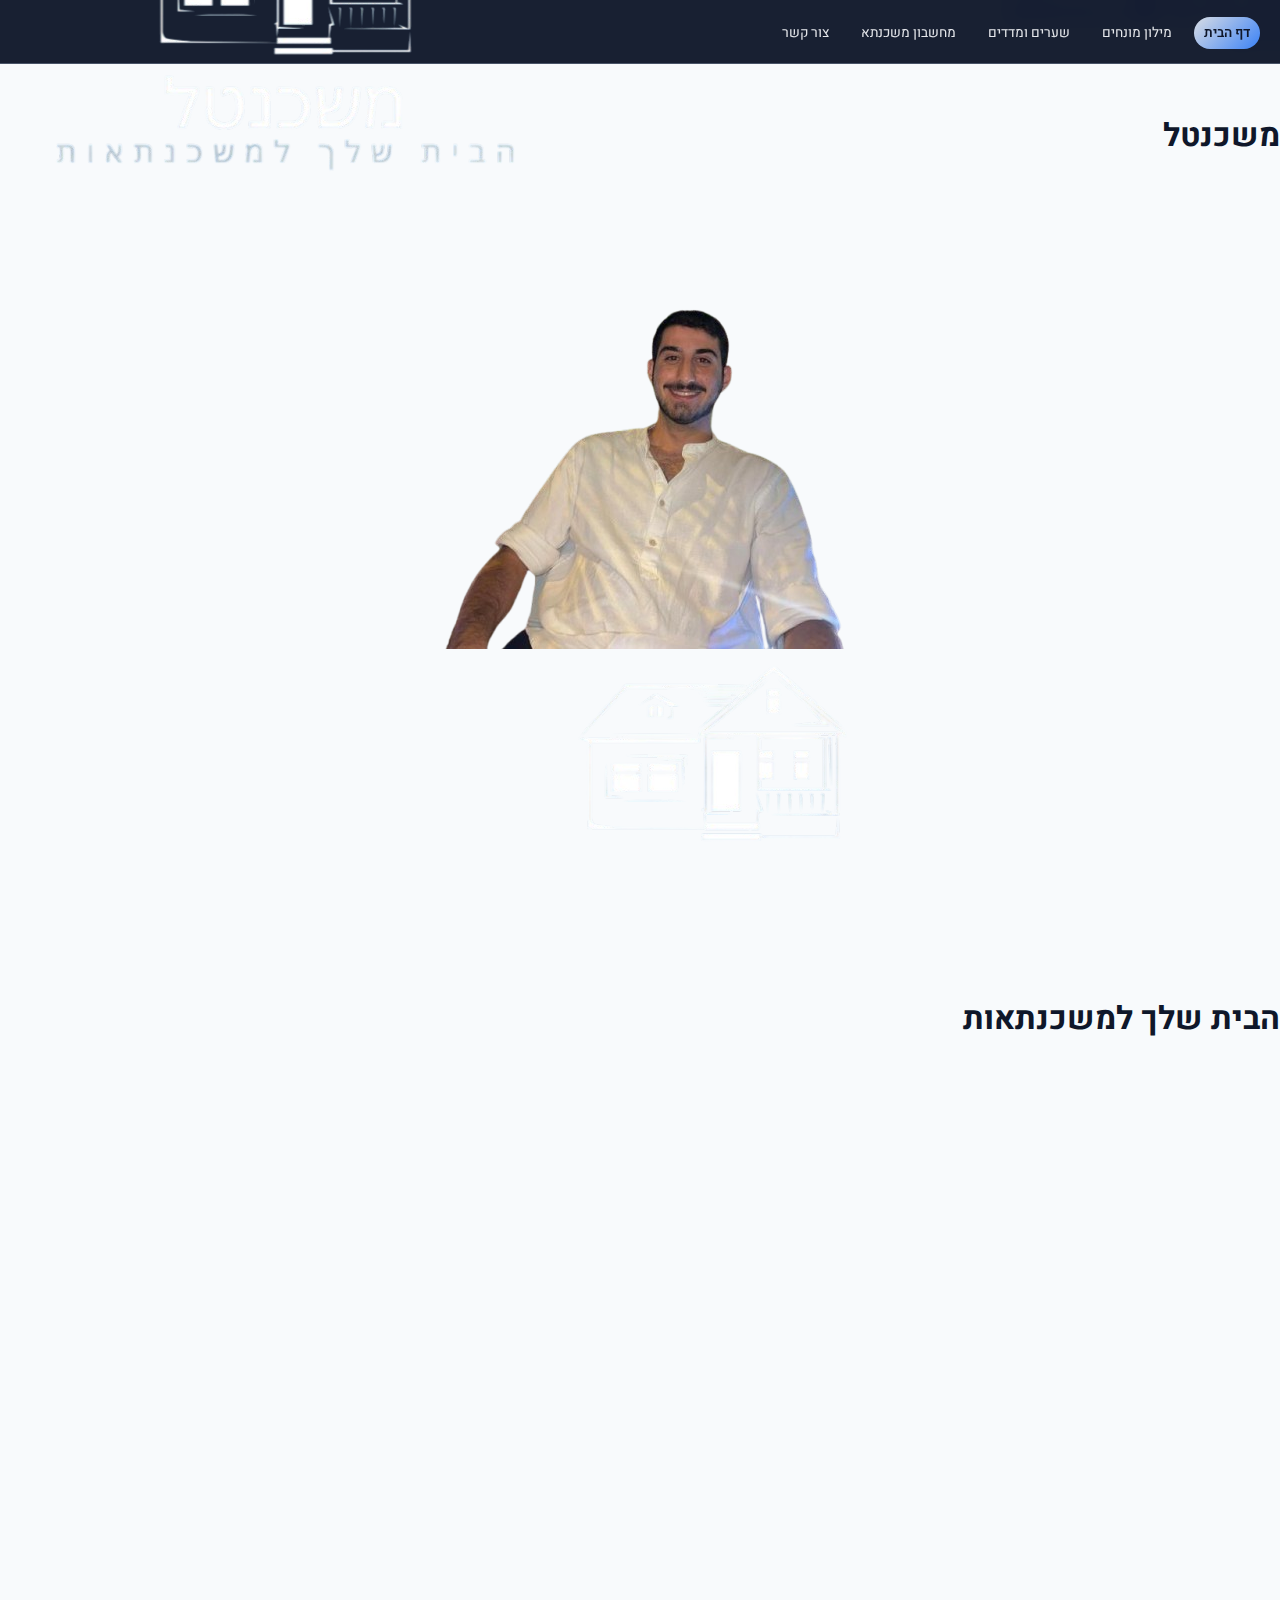
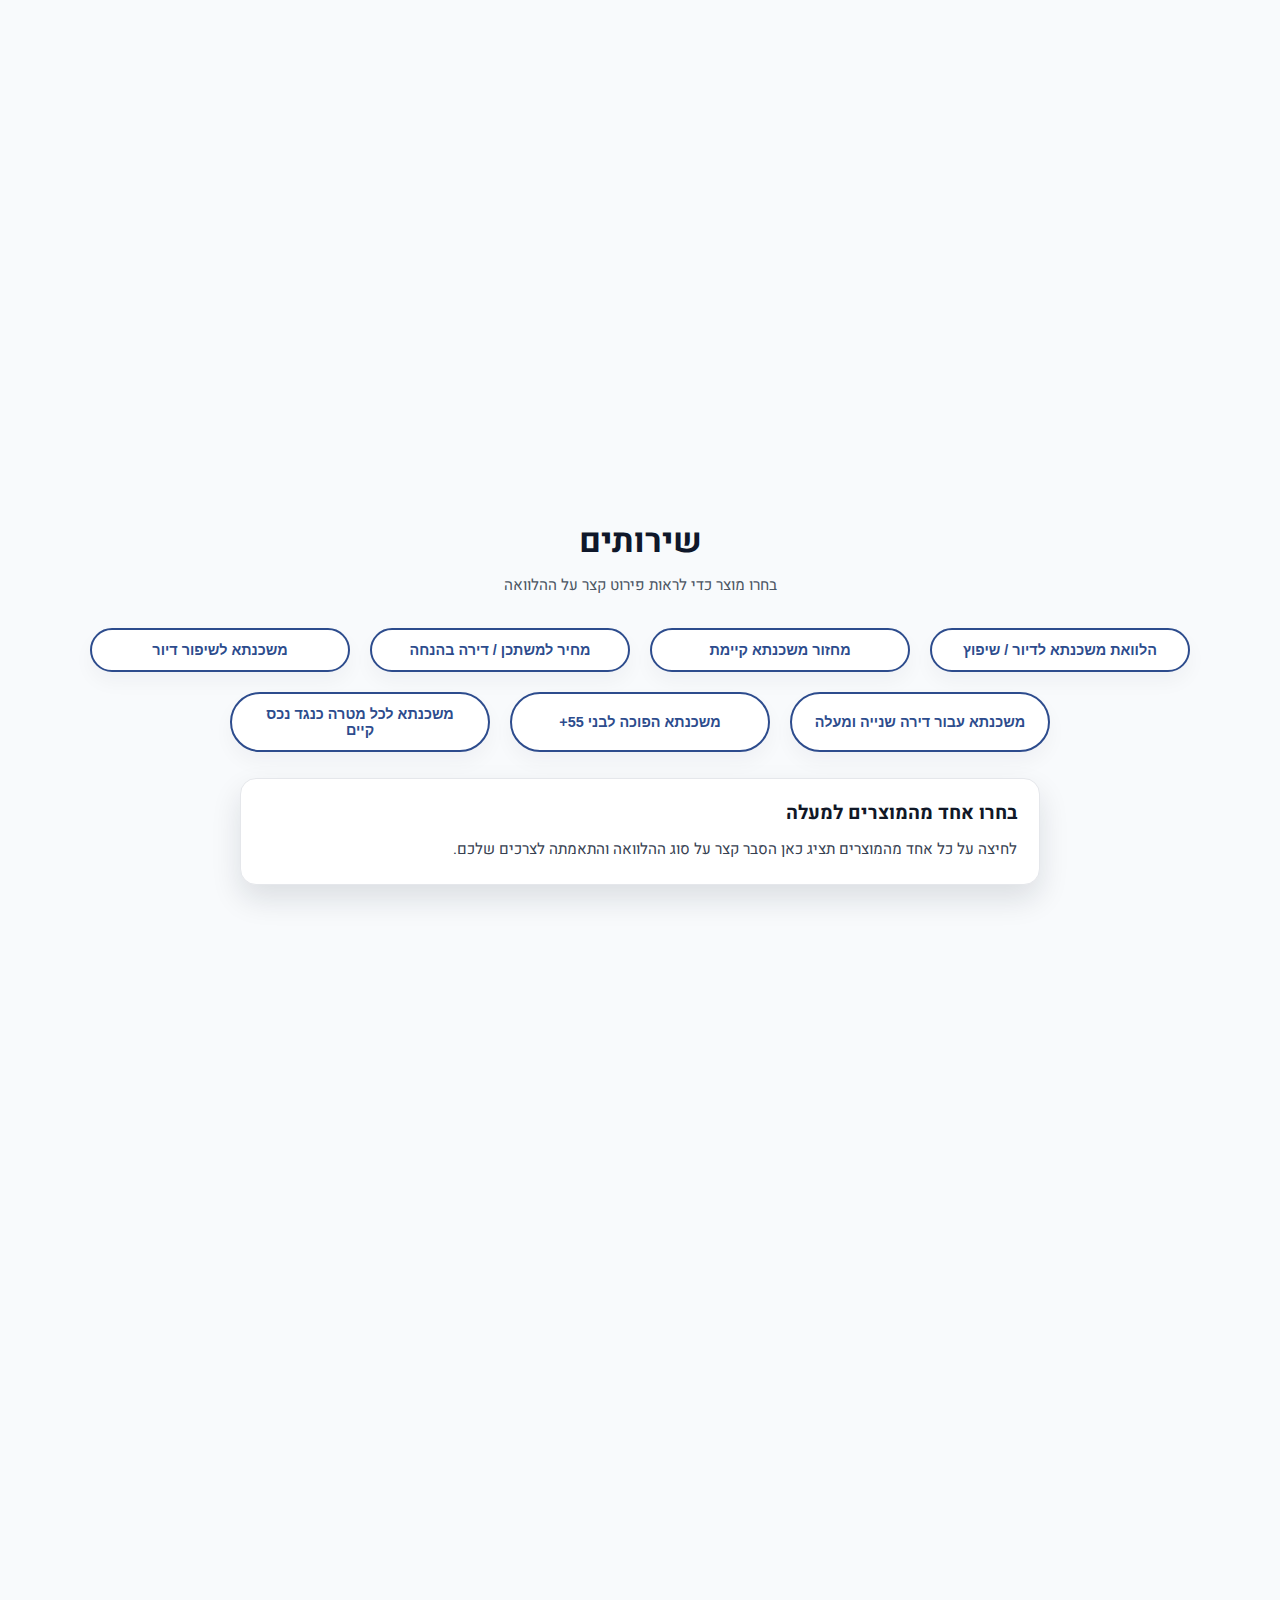
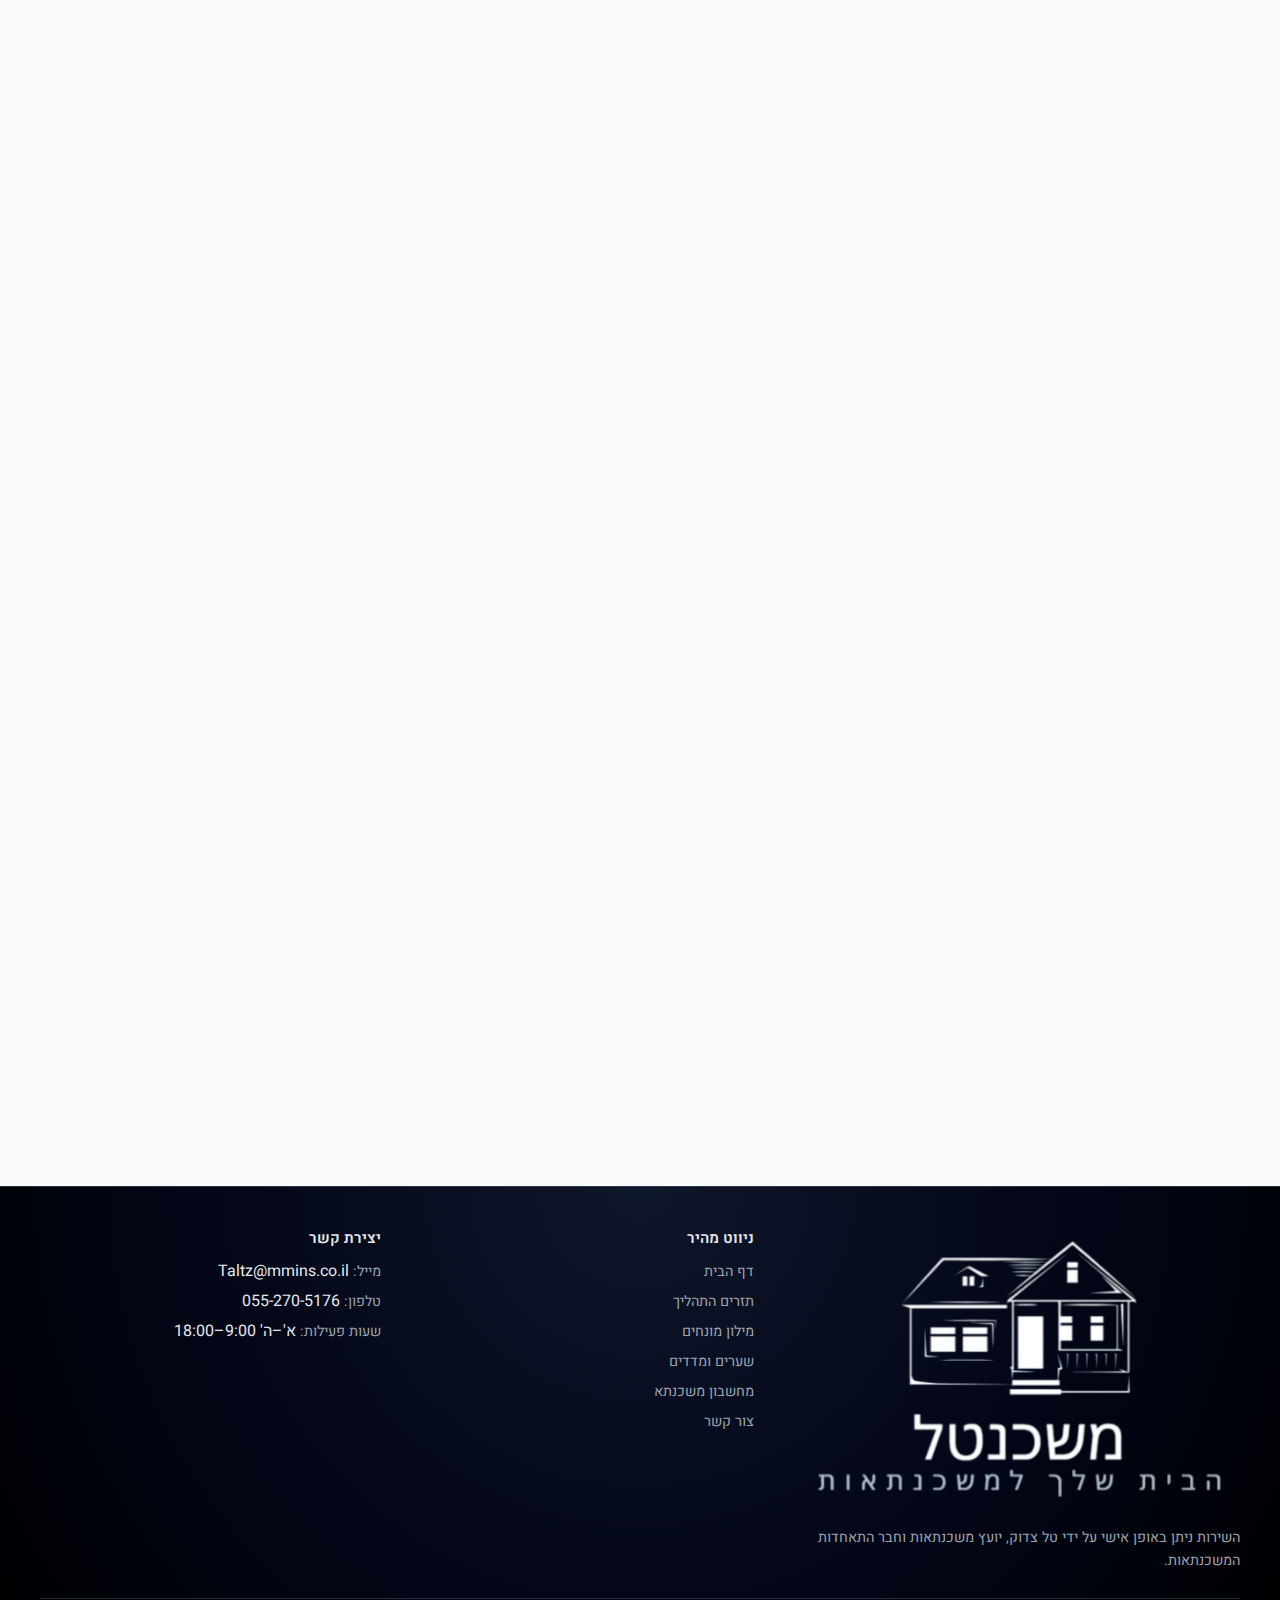
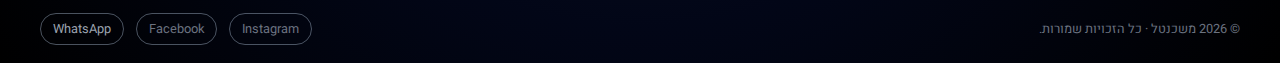
<file: index.html>
<!DOCTYPE html>
<html lang="he" dir="rtl">

<head>
  <meta charset="UTF-8" />
  <title>משכנטל – ייעוץ משכנתאות</title>
  <meta name="viewport" content="width=device-width, initial-scale=1.0" />

  <!-- <link rel="preconnect" href="https://fonts.googleapis.com" /> -->
  <!-- <link rel="preconnect" href="https://fonts.gstatic.com" crossorigin /> -->
  <link href="https://fonts.googleapis.com/css2?family=Heebo:wght@300;400;500;700&display=swap" rel="stylesheet" />
  <link rel="stylesheet" href="style.css" />
  <link rel="stylesheet" href="home.css" />
  <link rel="stylesheet" href="https://cdnjs.cloudflare.com/ajax/libs/font-awesome/6.5.0/css/all.min.css">
  <link rel="stylesheet" href="https://unpkg.com/aos@next/dist/aos.css" />


</head>

<body>
  <!-- ===== NAVBAR ===== -->
  <!-- ===== TOP CONTACT BAR ===== -->
  <div class="top-bar">
    <div class="top-bar-inner">

      <!-- Right: Contact info -->
      <div class="top-contact">
        <a href="tel:0552705176" class="top-link">
          <i class="fa-solid fa-phone"></i> 055-2705176
        </a>
        <span class="divider">|</span>
        <a href="mailto:Taltz@mmins.co.il" class="top-link">
          <i class="fa-solid fa-envelope"></i> Taltz@mmins.co.il
        </a>
      </div>

      <!-- Left: Social icons -->
      <div class="top-social">
        <a href="https://wa.me/972552705176" target="_blank" rel="noopener" class="icon-link">
          <i class="fa-brands fa-whatsapp"></i>
        </a>
        <a href="#" class="icon-link">
          <i class="fa-brands fa-instagram"></i>
        </a>
        <a href="#" class="icon-link">
          <i class="fa-brands fa-facebook"></i>
        </a>
      </div>

    </div>
  </div>

  <header class="navbar">

    <ul class="nav-links" id="navLinks">
      <li><a href="index.html" class="active">דף הבית</a></li>
      <li><a href="glossary.html">מילון מונחים</a></li>
      <li><a href="rates.html">שערים ומדדים</a></li>
      <li><a href="calculator.html">מחשבון משכנתא</a></li>
      <li><a href="contact.html">צור קשר</a></li>
    </ul>


    <button class="nav-toggle" id="navToggle" aria-label="תפריט">
      <div class="nav-toggle-bar"></div>
    </button>
    <a href="index.html"><img class="navbar_logo" src="logo.png" alt="logo"></a>
  </header>


  <!-- ===== MAIN ===== -->
  <main>
    <div class="siftah-headline">
      <h1 id="siftah_title">משכנטל</h1>
    </div>
    <!-- 
    <div class="headline-row top-headline">
      <h1 class="headline-text">
        הידעת שהמשכנתא זו ההלוואה הארוכה והיקרה ביותר של האדם הממוצע?
      </h1>
      <i class="fa-solid fa-lightbulb headline-icon"></i>
    </div> -->

    <!-- סקשן אמצעי -->
    <section class="siftah">
      <div class="siftah-inner">
        <div class="siftah-person">
          <img src="tal2.png" alt="tal tzadok" />
        </div>
        <div class="siftah-logo">
          <img src="log2.png" alt="logo" />
        </div>
      </div>
    </section>

    <!-- שורה תחתונה -->
    <!-- <div class="headline-row bottom-headline">
      <h1 class="headline-text">
        אך בעזרתנו ניתן לחסוך מאות אלפי שקלים על ידי תכנון, ייעוץ וליווי מותאם אישית
      </h1>
      <i class="fa-solid fa-bullseye headline-icon"></i>
    </div> -->

    <div class="siftah-headline">
      <h1 id="siftah_subtitle">הבית שלך למשכנתאות</h1>
    </div>


    <section id="about" class="about">
      <div id="about_text" data-aos="fade-up" data-aos-duration="800" data-aos-delay="200">
        <h2>מי אנחנו</h2>
        <p>
          אנו במשכנטל, ערים לכך שהלוואת המשכנתא היא מצד אחד הכרחית לרכישת דירה או למינוף נכס קיים, אך מצד שני זו
          ההתחייבות הפיננסית היקרה והארוכה ביותר לאורך חיי רובנו.
        </p>
        <p>
          לפיכך, אנו כאן מציעים את שירותינו על מנת לייעץ, לתכנן וללוות יחד איתכם את הלוואת המשכנתא והשלכותיה על
          חייכם על מנת מחד לשמור על האינטרסים שלכם כלווים ומאידך לשפר את ההתנהלות הפיננסית שלכם בחייכם.
        </p>
        <p>
          השירות ניתן באופן אישי על ידי טל צדוק, יועץ משכנתאות וחבר התאחדות המשכנתאות.
        </p>
      </div>
    </section>


    <section id="services" class="services-section">
      <div class="services-container">
        <h2 class="services-title">שירותים</h2>
        <p class="services-subtitle">בחרו מוצר כדי לראות פירוט קצר על ההלוואה</p>

        <div class="services-bubbles-grid">
          <button class="service-pill" data-product-id="p1">
            הלוואת משכנתא לדיור / שיפוץ
          </button>
          <button class="service-pill" data-product-id="p2">
            מחזור משכנתא קיימת
          </button>
          <button class="service-pill" data-product-id="p3">
            מחיר למשתכן / דירה בהנחה
          </button>
          <button class="service-pill" data-product-id="p4">
            משכנתא לשיפור דיור
          </button>
          <button class="service-pill" data-product-id="p5">
            משכנתא עבור דירה שנייה ומעלה
          </button>
          <button class="service-pill" data-product-id="p6">
            משכנתא הפוכה לבני 55+
          </button>
          <button class="service-pill" data-product-id="p7">
            משכנתא לכל מטרה כנגד נכס קיים
          </button>
        </div>

        <div class="service-details-card" id="serviceDetails">
          <h3 class="service-details-title" id="detailsTitle">
            בחרו אחד מהמוצרים למעלה
          </h3>
          <p class="service-details-text" id="detailsText">
            לחיצה על כל אחד מהמוצרים תציג כאן הסבר קצר על סוג ההלוואה והתאמתה לצרכים שלכם.
          </p>
        </div>
      </div>
    </section>

    <section id="process" class="timeline-section" data-aos="fade-in" data-aos-duration="800" data-aos-delay="200">
      <div class="timeline-container">
        <h2 class="timeline-title-main">תזרים התהליך</h2>
        <p class="timeline-subtitle">
          מעבר על השלבים המרכזיים בתהליך המשכנתא – מרגע ההיכרות ועד הליווי המתמשך.
        </p>

        <ul class="timeline">
          <li class="timeline-item active">
            <div class="timeline-dot">1</div>
            <div class="timeline-content">
              <h3 class="timeline-step-title">שיחת ייעוץ ראשונית ובדיקת היתכנות</h3>
              <p class="timeline-step-text">
                שיחת היכרות ראשונית ובדיקת היתכנות לקבלת משכנתא, תוך בחינת המצב הכלכלי,
                ההתחייבויות והצרכים שלכם.
              </p>
            </div>
          </li>

          <!-- שלב 2 -->
          <li class="timeline-item">
            <div class="timeline-dot">2</div>
            <div class="timeline-content">
              <h3 class="timeline-step-title">בניית מספר תמהילי משכנתא</h3>
              <p class="timeline-step-text">
                בניית מספר תמהילים שונים בהתאם לרצונות, לתוכניות וליכולות ההחזר של הלווים,
                כדי לאפשר בחירה מושכלת בין חלופות.
              </p>
            </div>
          </li>

          <!-- שלב 3 -->
          <li class="timeline-item">
            <div class="timeline-dot">3</div>
            <div class="timeline-content">
              <h3 class="timeline-step-title">בחירת התמהיל המתאים ותכנון פיננסי</h3>
              <p class="timeline-step-text">
                בחירה משותפת של התמהיל המתאים ביותר לכם, תוך תכנון התנהלות פיננסית נכונה
                לכל אורך תקופת ההלוואה.
              </p>
            </div>
          </li>

          <!-- שלב 4 -->
          <li class="timeline-item">
            <div class="timeline-dot">4</div>
            <div class="timeline-content">
              <h3 class="timeline-step-title">הגשת התמהיל והשגת אישור עקרוני</h3>
              <p class="timeline-step-text">
                הגשת התמהיל הנבחר לבנק והשגת אישור עקרוני להלוואה בתנאים מיטביים,
                כולל בדיקת חלופות בין בנקים שונים במידת הצורך.
              </p>
            </div>
          </li>

          <!-- שלב 5 -->
          <li class="timeline-item">
            <div class="timeline-dot">5</div>
            <div class="timeline-content">
              <h3 class="timeline-step-title">הכנת הלווים לקראת החתימה בבנק</h3>
              <p class="timeline-step-text">
                הכנה מסודרת לקראת הגעה לבנק: סידור מסמכים, הסבר על שלבי החתימה
                והבנת כל הסעיפים המרכזיים בהסכם ההלוואה.
              </p>
            </div>
          </li>

          <!-- שלב 6 -->
          <li class="timeline-item">
            <div class="timeline-dot">6</div>
            <div class="timeline-content">
              <h3 class="timeline-step-title">ליווי בסניף בעת חתימת ההלוואה</h3>
              <p class="timeline-step-text">
                ליווי אישי של הלווים בסניף הבנק בעת חתימת ההלוואה, לוודא שהכול מתבצע
                בהתאם לתנאים שסוכמו מראש.
              </p>
            </div>
          </li>

          <!-- שלב 7 -->
          <li class="timeline-item">
            <div class="timeline-dot">7</div>
            <div class="timeline-content">
              <h3 class="timeline-step-title">אוזן קשבת וליווי מתמשך</h3>
              <p class="timeline-step-text">
                אוזן קשבת לכל שאלה ושימת לב לרחשי שוק המשכנתאות לאורך כל תקופת ההלוואה,
                כדי לזהות הזדמנויות לשיפור תנאים בעתיד.
              </p>
            </div>
          </li>
        </ul>
      </div>
    </section>

    <section id="faq" class="faq-section" data-aos="fade-in" data-aos-duration="800" data-aos-delay="200">
      <div class="faq-container">
        <div class="faq-header">
          <h2 class="faq-title">שאלות נפוצות</h2>
          <p class="faq-subtitle">
            ריכזנו עבורכם תשובות לשאלות המרכזיות בנושא משכנתאות והתהליך המלא
          </p>
        </div>

        <div class="faq-list" aria-label="שאלות נפוצות">

          <!-- שאלה 1 -->
          <article class="faq-item  ">
            <button class="faq-question" type="button">
              <span class="faq-q-text">
                לכמה זמן ניתן לקחת הלוואת משכנתא?
              </span>
              <span class="faq-toggle-icon" aria-hidden="true">−</span>
            </button>
            <div class="faq-answer-wrapper">
              <p class="faq-answer">
                על פי הרגולציה, ניתן לקחת הלוואת משכנתא עד 30 שנים או עד גיל 75.
                יחד עם זאת, כיום לאור גידול באורך החיים, ניתן לקחת הלוואה שתגמר מעבר
                לגיל 75, אך בכל מקרה לא יותר מ־30 שנים.
              </p>
            </div>
          </article>

          <!-- שאלה 2 -->
          <article class="faq-item">
            <button class="faq-question" type="button">
              <span class="faq-q-text">
                מה הרגולציה העיקרית בהלוואת המשכנתא?
              </span>
              <span class="faq-toggle-icon" aria-hidden="true">+</span>
            </button>
            <div class="faq-answer-wrapper">
              <p class="faq-answer">
                ישנם מספר קריטריונים מרכזיים בהלוואת משכנתא: משך הלוואה (לא יותר מ־30
                שנים), נתוני אשראי תקינים של הלווים, כושר החזר לתשלום המשכנתא עד 40%
                מההכנסה הפנויה (עם זאת אנו לא ממליצים על יותר מ־35%), אחוז מימון תקין
                להלוואה (תלוי בסוג העסקה), תקינות הנכס משפטית ותכנונית, וכן ביטוחי חיים
                ומבנה.
              </p>
            </div>
          </article>

          <!-- שאלה 3 -->
          <article class="faq-item">
            <button class="faq-question" type="button">
              <span class="faq-q-text">
                כמה זמן לוקח תהליך לקיחת משכנתא?
              </span>
              <span class="faq-toggle-icon" aria-hidden="true">+</span>
            </button>
            <div class="faq-answer-wrapper">
              <p class="faq-answer">
                משך התהליך תלוי בעיקר במקרה עצמו, שכן הוא כולל בין היתר: מציאת נכס,
                הבנת העסקה, בניית אסטרטגיה כלכלית, המצאת מסמכים, בדיקת שמאות, השגת
                אישור עקרוני להלוואה, הכנת הלקוח לקראת ההלוואה, חתימה על רכישת הנכס
                וקבלת המשכנתא בבנק. התהליך יכול להימשך מספר שבועות ועד מספר חודשים,
                בהתאם למורכבות ותכנון העסקה.
              </p>
            </div>
          </article>

          <!-- שאלה 4 – למה בכלל יועץ משכנתאות? -->
          <article class="faq-item">
            <button class="faq-question" type="button">
              <span class="faq-q-text">
                למה כדאי להיעזר ביועץ משכנתאות פרטי ולא להסתמך רק על הבנק?
              </span>
              <span class="faq-toggle-icon" aria-hidden="true">+</span>
            </button>
            <div class="faq-answer-wrapper">
              <p class="faq-answer">
                הבנק מייצג בראש ובראשונה את האינטרס של הבנק. התפקיד שלי כיועץ משכנתאות
                הוא לייצג אתכם בלבד: לבנות תמהיל הלוואה מותאם אישית, לבדוק מספר בנקים
                בו־זמנית, לנהל משא ומתן על ריביות ועל תנאים נלווים ולהתאים את ההחזר
                החודשי ליכולת הכלכלית שלכם היום ובעתיד. במילים פשוטות – המטרה שלי היא
                לצמצם סיכונים, לחסוך לכם כסף לאורך השנים ולדאוג שתישארו עם משכנתא
                שמשרתת אתכם ולא להפך.
              </p>
            </div>
          </article>

          <article class="faq-item">
            <button class="faq-question" type="button">
              <span class="faq-q-text">
                באיזה שלב בתהליך כדאי לפנות אליי לייעוץ?
              </span>
              <span class="faq-toggle-icon" aria-hidden="true">+</span>
            </button>
            <div class="faq-answer-wrapper">
              <p class="faq-answer">
                ההמלצה המקצועית שלי היא לפנות לייעוץ עוד לפני חתימה על זיכרון דברים
                או חוזה רכישה. בשלב הזה ניתן לבדוק את יכולת המימון, להבין מהו ההון
                העצמי הנדרש, לבחון את כדאיות העסקה ולמנוע הפתעות לא נעימות בהמשך. יחד
                עם זאת, גם אם אתם כבר בתוך התהליך או אפילו עם משכנתא קיימת – עדיין
                אפשר לשפר תנאים, לבצע מחזור משכנתא ולבנות תכנון פיננסי נכון יותר
                לשנים הקרובות.
              </p>
            </div>
          </article>

        </div>
      </div>
    </section>


    <!-- <section id="about" class="hero">
      <div class="section-inner">
        <div class="hero-grid">
          <div class="hero-col">
            <h2 class="hero-title">מי אנחנו</h2>
            <p>
              אנו במשכנטל, ערים לכך שהלוואת המשכנתא היא מצד אחד הכרחית לרכישת דירה או למינוף נכס קיים, אך מצד שני זו
              ההתחייבות הפיננסית היקרה והארוכה ביותר לאורך חיי רובנו.
            </p>
            <p>
              לפיכך, אנו כאן מציעים את שירותינו על מנת לייעץ, לתכנן וללוות יחד איתכם את הלוואת המשכנתא והשלכותיה על
              חייכם על מנת מחד לשמור על האינטרסים שלכם כלווים ומאידך לשפר את ההתנהלות הפיננסית שלכם בחייכם.
            </p>
            <p>
              השירות ניתן באופן אישי על ידי טל צדוק, יועץ משכנתאות וחבר התאחדות המשכנתאות.
            </p>
          </div>

          <div class="hero-col">
            <h2 class="hero-title">השירות שלנו</h2>
            <p>
              ייעוץ, תכנון וליווי הלווים מול הבנקים תוך שמירת האינטרסים שלכם במרכז ההלוואה. תחילה, נערוך היכרות עם
              הלווים תוך מתן דגש לחלומותיהם, מטרותיהם, רצונם ויכולתם לאורך תקופת ההלוואה.
            </p>
            <p>
              יחד, אנו נתכנן את העתיד הפיננסי של הלווים על ידי בחירת הלוואת המשכנתא שהותאמה להם ונבחרה על ידם ועם
              התחשבות באירועים עתידיים הנראים לעין כיום.
            </p>
            <p>
              לבסוף אנו נבחר את הבנק הטוב ביותר עבור הלקוח ונלווה אותו עד לחתימה המאושרת וקבלת ההלוואה הטובה ביותר
              שתוכלו לקבל.
            </p>
          </div>
        </div>
      </div>
    </section> -->

    <!-- <section id="mortgage">
      <div class="section-inner">
        <h2 class="placeholder-title"> למה בעצם ייעוץ משכנתאות?</h2>
        <p class="placeholder-text">

          כאשר לוקחים הלוואה, במיוחד כזו הנאמדת בין מאות אלפי שקלים למיליונים ואורכת עשרות שנים, בדרך כלל יש שתי
          אפשרויות: האחת, לקחת משכנתא שהוצעה, תוכננה והותאמה על ידי הבנק עבור הבנק, והשנייה היא לקיחת משכנתא לצד
          תכנון,
          ייעוץ וליווי של יועץ מנוסה אשר שם את האינטרסים שלכם במרכז ההלוואה על ידי בניית תמהיל הלוואה יחד עם הלווים.
          לפיכך, חשוב לקבל ייעץ וליווי של בעל מקצוע אשר יבין את העבר שלכם, יסדר את הווה ויתכנן את העתיד הפיננסי שלכם
          יחד
          איתכם. בשירות שכזה, הרצונות, התוכניות והחלומות שלכם יקבלו ביטוי ממשי בהלוואה בכל הנוגע להחזר החודשי, בחירת
          מסלולים קצרים או ארוכים ואולי אף פירעון הלוואה מוקדם. ללא ייעוץ, רבים מהלווים למעשה לוקחים את ההלוואה אשר
          הוצעה להם על ידי הבנק ולא משקפת את נקודת מבטם ועל כן תפקיד היועץ הוא הכרחי בעת לקיחת הלוואת משכנתא מכל סוג
          שהיא.
        </p>
      </div>
    </section> -->

  </main>

  <!-- ===== FOOTER ===== -->
  <footer class="site-footer">
    <div class="footer-inner">
      <div class="footer-brand">
        <img class="footer_logo" src="logo.png" alt="logo">
        <p class="footer-desc">
          השירות ניתן באופן אישי על ידי טל צדוק, יועץ משכנתאות וחבר התאחדות המשכנתאות.
        </p>
      </div>

      <div>
        <h3 class="footer-title">ניווט מהיר</h3>
        <ul class="footer-links">
          <li><a href="index.html" class="active">דף הבית</a></li>
          <li><a href="procces.html">תזרים התהליך</a></li>
          <li><a href="glossary.html">מילון מונחים</a></li>
          <li><a href="rates.html">שערים ומדדים</a></li>
          <li><a href="calculator.html">מחשבון משכנתא</a></li>
          <li><a href="contact.html">צור קשר</a></li>
        </ul>
      </div>

      <div>
        <h3 class="footer-title">יצירת קשר</h3>
        <ul class="footer-contact">
          <li><span class="label">מייל:</span> <a style="text-decoration: none; color: inherit;"
              href="mailto:Taltz@mmins.co.il">Taltz@mmins.co.il</a></li>
          <li><span class="label">טלפון:</span> <a style="text-decoration: none; color: inherit;"
              href="tel:0552705176">055-270-5176</a></span></li>
          <li><span class="label">שעות פעילות:</span> א'–ה' 9:00–18:00</span></li>
        </ul>
      </div>
    </div>

    <div class="footer-bottom">
      <span>© <span id="year"></span> משכנטל · כל הזכויות שמורות.</span>

      <div class="footer-social">
        <div class="social-pill">Instagram</div>
        <div class="social-pill">Facebook</div>
        <div class="social-pill"><a href="https://wa.me/972552705176" target="_blank" rel="noopener">WhatsApp</a></div>
      </div>
    </div>
  </footer>

  <script>
    document.getElementById("year").textContent = new Date().getFullYear();
  </script>

  <script src="nav.js"></script>
  <script src="home.js"></script>
  <script src="https://unpkg.com/aos@next/dist/aos.js"></script>
  <script>
    AOS.init();
  </script>

</body>

</html>
</file>
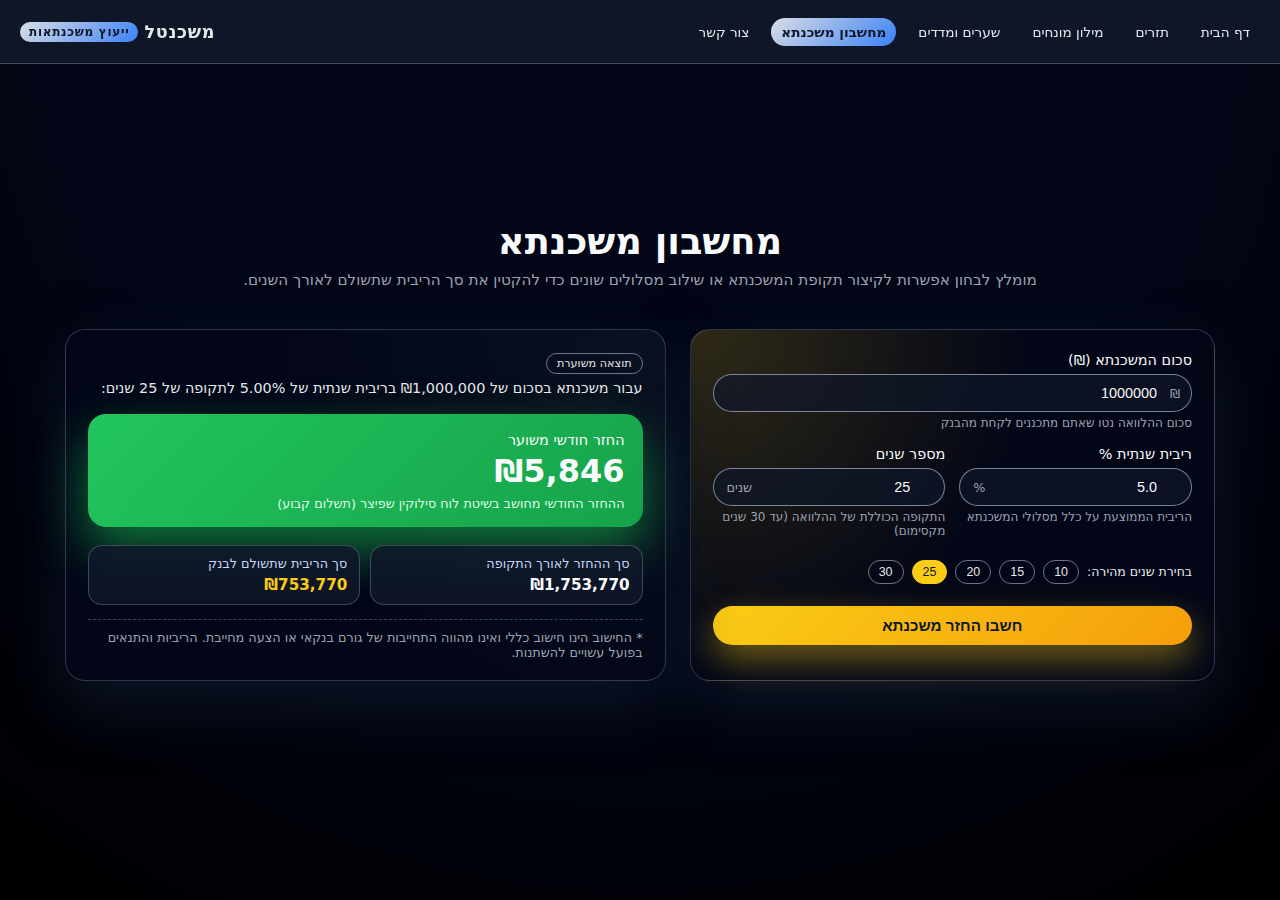
<file: calculator.html>
<!DOCTYPE html>
<html lang="he" dir="rtl">

</html>

<head>
    <meta charset="UTF-8">
    <meta name="viewport" content="width=device-width, initial-scale=1.0">
    <link rel="stylesheet" href="style.css">
    <title>מחשבון משכנתא</title>
</head>

<body>

    <header class="navbar">

        <ul class="nav-links" id="navLinks">
            <li><a href="home.html">דף הבית</a></li>
            <li><a href="procces.html">תזרים</a></li>
            <li><a href="glossary.html">מילון מונחים</a></li>
            <li><a href="rates.html">שערים ומדדים</a></li>
            <li><a href="calculator.html" class="active">מחשבון משכנתא</a></li>
            <li><a href="contact.html">צור קשר</a></li>
        </ul>


        <button class="nav-toggle" id="navToggle" aria-label="תפריט">
            <div class="nav-toggle-bar"></div>
        </button>
        <div class="navbar-logo">
            משכנטל
            <span>ייעוץ משכנתאות</span>
        </div>
    </header>


    <section id="calculator" class="mc-section">
        <div class="mc-container">
            <div class="mc-header">
                <h2 class="mc-title">מחשבון משכנתא</h2>
                <p class="mc-subtitle">
                    מומלץ לבחון אפשרות לקיצור תקופת המשכנתא או שילוב מסלולים שונים כדי להקטין את סך הריבית שתשולם לאורך
                    השנים.
                </p>
            </div>

            <div class="mc-grid">
                <!-- צד הקלטים -->
                <div class="mc-inputs-card">
                    <div class="mc-input-group">
                        <label for="mc-amount" class="mc-label">סכום המשכנתא (₪)</label>
                        <div class="mc-input-wrapper">
                            <span class="mc-input-prefix">₪</span>
                            <input id="mc-amount" type="number" min="50000" step="10000" class="mc-input"
                                value="1000000" />
                        </div>
                        <p class="mc-hint">סכום ההלוואה נטו שאתם מתכננים לקחת מהבנק</p>
                    </div>

                    <div class="mc-input-row">
                        <div class="mc-input-group">
                            <label for="mc-rate" class="mc-label">ריבית שנתית %</label>
                            <div class="mc-input-wrapper">
                                <input id="mc-rate" type="number" min="0.1" max="15" step="0.1" class="mc-input"
                                    value="5.0" />
                                <span class="mc-input-suffix">%</span>
                            </div>
                            <p class="mc-hint">הריבית הממוצעת על כלל מסלולי המשכנתא</p>
                        </div>

                        <div class="mc-input-group">
                            <label for="mc-years" class="mc-label">מספר שנים</label>
                            <div class="mc-input-wrapper">
                                <input id="mc-years" type="number" min="5" max="30" step="1" class="mc-input"
                                    value="25" />
                                <span class="mc-input-suffix">שנים</span>
                            </div>
                            <p class="mc-hint">התקופה הכוללת של ההלוואה (עד 30 שנים מקסימום)</p>
                        </div>
                    </div>

                    <div class="mc-presets">
                        <span class="mc-presets-label">בחירת שנים מהירה:</span>
                        <button type="button" class="mc-preset-btn" data-years="10">10</button>
                        <button type="button" class="mc-preset-btn" data-years="15">15</button>
                        <button type="button" class="mc-preset-btn" data-years="20">20</button>
                        <button type="button" class="mc-preset-btn" data-years="25">25</button>
                        <button type="button" class="mc-preset-btn" data-years="30">30</button>
                    </div>

                    <button type="button" id="mc-calc-btn" class="mc-primary-btn">
                        חשבו החזר משכנתא
                    </button>
                </div>

                <!-- צד התוצאות -->
                <div class="mc-results-card" id="mc-results-card">
                    <div class="mc-results-header">
                        <span class="mc-results-tag">תוצאה משוערת</span>
                        <p id="mc-summary-line" class="mc-summary-line">
                            עבור משכנתא בסכום של ₪1,000,000 בריבית שנתית של 5.00% לתקופה של 25 שנים:
                        </p>
                    </div>

                    <div class="mc-main-result">
                        <p class="mc-main-label">החזר חודשי משוער</p>
                        <p id="mc-monthly" class="mc-main-value">₪5,846</p>
                        <p class="mc-main-sub">
                            ההחזר החודשי מחושב בשיטת לוח סילוקין שפיצר (תשלום קבוע)
                        </p>
                    </div>

                    <div class="mc-results-details">
                        <div class="mc-detail-item">
                            <span class="mc-detail-label">סך ההחזר לאורך התקופה</span>
                            <span id="mc-total" class="mc-detail-value">₪1,753,770</span>
                        </div>
                        <div class="mc-detail-item">
                            <span class="mc-detail-label">סך הריבית שתשולם לבנק</span>
                            <span id="mc-interest" class="mc-detail-value mc-detail-accent">
                                ₪753,770
                            </span>
                        </div>
                    </div>

                    <div class="mc-bottom-note">
                        * החישוב הינו חישוב כללי ואינו מהווה התחייבות של גורם בנקאי או הצעה
                        מחייבת. הריביות והתנאים בפועל עשויים להשתנות.
                    </div>
                </div>
            </div>
        </div>
    </section>

    <style>
        .mc-section {
            direction: rtl;
            min-height: 100vh;
            padding: 100px 20px;
            background: radial-gradient(circle at top, #020617 0, #020617 50%, #000 100%);
            color: #f9fafb;
            display: flex;
            align-items: center;
        }

        .mc-container {
            max-width: 1150px;
            margin: 0 auto;
            width: 100%;
        }

        .mc-header {
            text-align: center;
            margin-bottom: 40px;
        }

        .mc-title {
            font-size: 2.3rem;
            font-weight: 700;
            margin-bottom: 8px;
        }

        .mc-subtitle {
            font-size: 0.95rem;
            color: #9ca3af;
        }

        .mc-grid {
            display: grid;
            grid-template-columns: minmax(0, 1.05fr) minmax(0, 1.2fr);
            gap: 24px;
            align-items: stretch;
        }

        .mc-inputs-card,
        .mc-results-card {
            border-radius: 20px;
            border: 1px solid rgba(148, 163, 184, 0.3);
            background: radial-gradient(circle at top right, #020617, #020617 60%, #020617);
            padding: 22px 22px 20px;
            box-shadow: 0 24px 60px rgba(15, 23, 42, 0.85);
        }

        .mc-inputs-card {
            background: radial-gradient(circle at top left, #facc1530, #020617 55%);
        }

        .mc-label {
            display: block;
            font-size: 0.9rem;
            margin-bottom: 6px;
            font-weight: 500;
        }

        .mc-input-group {
            margin-bottom: 16px;
        }

        .mc-input-row {
            display: grid;
            grid-template-columns: repeat(2, minmax(0, 1fr));
            gap: 14px;
        }

        .mc-input-wrapper {
            position: relative;
        }

        .mc-input {
            width: 100%;
            border-radius: 999px;
            border: 1px solid rgba(148, 163, 184, 0.8);
            background: rgba(15, 23, 42, 0.7);
            color: #f9fafb;
            padding: 10px 14px;
            padding-inline-start: 34px;
            padding-inline-end: 40px;
            font-size: 0.9rem;
            outline: none;
            transition: border-color 0.2s ease, box-shadow 0.2s ease,
                background-color 0.2s ease;
            -moz-appearance: textfield;
            /* ביטול חיצים בפיירפוקס */
        }

        /* ביטול חיצים ב-WebKit (Chrome, Edge, Safari וכו׳) */
        .mc-input::-webkit-outer-spin-button,
        .mc-input::-webkit-inner-spin-button {
            -webkit-appearance: none;
            margin: 0;
        }

        .mc-input-prefix,
        .mc-input-suffix {
            position: absolute;
            inset-inline-start: 12px;
            top: 50%;
            transform: translateY(-50%);
            font-size: 0.8rem;
            color: #9ca3af;
        }

        .mc-input-suffix {
            inset-inline-start: auto;
            inset-inline-end: 14px;
        }

        .mc-input:focus {
            border-color: #facc15;
            box-shadow: 0 0 0 1px rgba(250, 204, 21, 0.4);
            background: rgba(15, 23, 42, 0.9);
        }

        .mc-hint {
            font-size: 0.75rem;
            color: #9ca3af;
            margin-top: 4px;
        }

        .mc-presets {
            display: flex;
            flex-wrap: wrap;
            align-items: center;
            gap: 8px;
            margin: 6px 0 14px;
        }

        .mc-presets-label {
            font-size: 0.78rem;
            color: #e5e7eb;
        }

        .mc-preset-btn {
            border-radius: 999px;
            border: 1px solid rgba(148, 163, 184, 0.7);
            background: transparent;
            color: #e5e7eb;
            padding: 4px 10px;
            font-size: 0.78rem;
            cursor: pointer;
            transition: background 0.18s ease, color 0.18s ease, border-color 0.18s ease,
                transform 0.08s ease;
        }

        .mc-preset-btn:hover {
            background: rgba(250, 204, 21, 0.1);
            border-color: rgba(250, 204, 21, 0.8);
            transform: translateY(-1px);
        }

        .mc-preset-btn.mc-preset-active {
            background: #facc15;
            color: #0f172a;
            border-color: #facc15;
        }

        .mc-primary-btn {
            width: 100%;
            margin-top: 8px;
            border-radius: 999px;
            border: none;
            padding: 11px 16px;
            background: linear-gradient(135deg, #facc15, #f59e0b);
            color: #0f172a;
            font-weight: 600;
            font-size: 0.95rem;
            cursor: pointer;
            box-shadow: 0 14px 35px rgba(250, 204, 21, 0.45);
            transition: transform 0.12s ease, box-shadow 0.12s ease,
                filter 0.12s ease;
        }

        .mc-primary-btn:hover {
            transform: translateY(-1px);
            filter: brightness(1.05);
            box-shadow: 0 18px 45px rgba(250, 204, 21, 0.6);
        }

        .mc-primary-btn:active {
            transform: translateY(0px);
            box-shadow: 0 10px 28px rgba(250, 204, 21, 0.4);
        }

        .mc-disclaimer {
            font-size: 0.72rem;
            color: #9ca3af;
            margin-top: 10px;
            line-height: 1.6;
        }

        .mc-results-card {
            background: radial-gradient(circle at top right, #0b1120 0, #020617 60%);
        }

        .mc-results-header {
            margin-bottom: 18px;
        }

        .mc-results-tag {
            display: inline-flex;
            align-items: center;
            justify-content: center;
            padding: 3px 10px;
            border-radius: 999px;
            font-size: 0.7rem;
            border: 1px solid rgba(148, 163, 184, 0.7);
            color: #e5e7eb;
            margin-bottom: 6px;
        }

        .mc-summary-line {
            font-size: 0.9rem;
            color: #e5e7eb;
        }

        .mc-main-result {
            border-radius: 18px;
            background: linear-gradient(135deg, #22c55e, #16a34a);
            padding: 18px 18px 16px;
            margin-bottom: 18px;
            box-shadow: 0 22px 50px rgba(22, 163, 74, 0.7);
        }

        .mc-main-label {
            font-size: 0.9rem;
            margin-bottom: 4px;
        }

        .mc-main-value {
            font-size: 2rem;
            font-weight: 700;
        }

        .mc-main-sub {
            font-size: 0.8rem;
            margin-top: 6px;
            color: #dcfce7;
        }

        .mc-results-details {
            display: grid;
            grid-template-columns: repeat(2, minmax(0, 1fr));
            gap: 10px;
            margin-bottom: 14px;
        }

        .mc-detail-item {
            background: rgba(15, 23, 42, 0.85);
            border-radius: 14px;
            padding: 10px 12px;
            border: 1px solid rgba(148, 163, 184, 0.35);
        }

        .mc-detail-label {
            display: block;
            font-size: 0.8rem;
            color: #cbd5f5;
            margin-bottom: 4px;
        }

        .mc-detail-value {
            font-size: 0.95rem;
            font-weight: 600;
        }

        .mc-detail-accent {
            color: #facc15;
        }

        .mc-bottom-note {
            font-size: 0.8rem;
            color: #9ca3af;
            border-top: 1px dashed rgba(148, 163, 184, 0.4);
            padding-top: 10px;
            margin-top: 2px;
        }

        @media (max-width: 900px) {
            .mc-grid {
                grid-template-columns: minmax(0, 1fr);
            }

            .mc-section {
                padding: 70px 16px;
            }
        }

        @media (max-width: 600px) {
            .mc-title {
                font-size: 2rem;
            }

            .mc-main-value {
                font-size: 1.7rem;
            }

            .mc-results-details {
                grid-template-columns: minmax(0, 1fr);
            }
        }
    </style>

    <script>
        function mcFormatCurrency(num) {
            if (!Number.isFinite(num)) return "—";
            return "₪" + num.toLocaleString("he-IL", {
                maximumFractionDigits: 0,
            });
        }

        function mcCalcMonthlyPayment(amount, annualRate, years) {
            const n = years * 12;
            const r = (annualRate / 100) / 12;

            if (n <= 0) return { monthly: 0, total: 0, interest: 0 };

            if (r === 0) {
                const monthly0 = amount / n;
                return {
                    monthly: monthly0,
                    total: monthly0 * n,
                    interest: (monthly0 * n) - amount,
                };
            }

            const pow = Math.pow(1 + r, n);
            const monthly = amount * r * pow / (pow - 1);
            const total = monthly * n;
            const interest = total - amount;

            return { monthly, total, interest };
        }

        document.addEventListener("DOMContentLoaded", () => {
            const amountInput = document.getElementById("mc-amount");
            const rateInput = document.getElementById("mc-rate");
            const yearsInput = document.getElementById("mc-years");
            const calcBtn = document.getElementById("mc-calc-btn");

            const presets = document.querySelectorAll(".mc-preset-btn");

            const summaryLine = document.getElementById("mc-summary-line");
            const monthlyEl = document.getElementById("mc-monthly");
            const totalEl = document.getElementById("mc-total");
            const interestEl = document.getElementById("mc-interest");

            function clampYears(raw) {
                let years = Number(raw);
                if (!Number.isFinite(years)) years = 25;
                if (years < 5) years = 5;
                if (years > 30) years = 30;
                yearsInput.value = years;
                return years;
            }

            function updatePresets(years) {
                presets.forEach((btn) => {
                    btn.classList.toggle(
                        "mc-preset-active",
                        Number(btn.dataset.years) === Number(years)
                    );
                });
            }

            presets.forEach((btn) => {
                btn.addEventListener("click", () => {
                    const years = clampYears(btn.dataset.years);
                    updatePresets(years);
                    runCalc();
                });
            });

            function runCalc() {
                const amount = Number(amountInput.value);
                const rate = Number(rateInput.value);
                const years = clampYears(yearsInput.value);

                if (!amount || amount <= 0 || !rate || rate <= 0) {
                    monthlyEl.textContent = "—";
                    totalEl.textContent = "—";
                    interestEl.textContent = "—";
                    summaryLine.textContent = "נא למלא סכום, ריבית ומספר שנים תקין (5–30) כדי לקבל חישוב.";
                    return;
                }

                const { monthly, total, interest } = mcCalcMonthlyPayment(
                    amount,
                    rate,
                    years
                );

                summaryLine.textContent =
                    "עבור משכנתא בסכום של " +
                    mcFormatCurrency(amount) +
                    " בריבית שנתית של " +
                    rate.toFixed(2) +
                    "% לתקופה של " +
                    years +
                    " שנים:";

                monthlyEl.textContent = mcFormatCurrency(Math.round(monthly));
                totalEl.textContent = mcFormatCurrency(Math.round(total));
                interestEl.textContent = mcFormatCurrency(Math.round(interest));

                updatePresets(years);
            }

            calcBtn.addEventListener("click", runCalc);

            [amountInput, rateInput, yearsInput].forEach((input) => {
                input.addEventListener("change", runCalc);
                input.addEventListener("blur", runCalc);
            });

            // חישוב ראשוני
            updatePresets(clampYears(yearsInput.value));
            runCalc();
        });
    </script>

    <script>
        // המבורגר במובייל
        const navToggle = document.getElementById("navToggle");
        const navLinks = document.getElementById("navLinks");

        navToggle.addEventListener("click", () => {
            navToggle.classList.toggle("open");
            navLinks.classList.toggle("open");
        });

        // סגירת תפריט אחרי לחיצה על לינק במובייל
        navLinks.querySelectorAll("a").forEach((link) => {
            link.addEventListener("click", () => {
                if (window.innerWidth <= 768) {
                    navToggle.classList.remove("open");
                    navLinks.classList.remove("open");
                }
            });
        });


    </script>

</body>

</html>
</file>
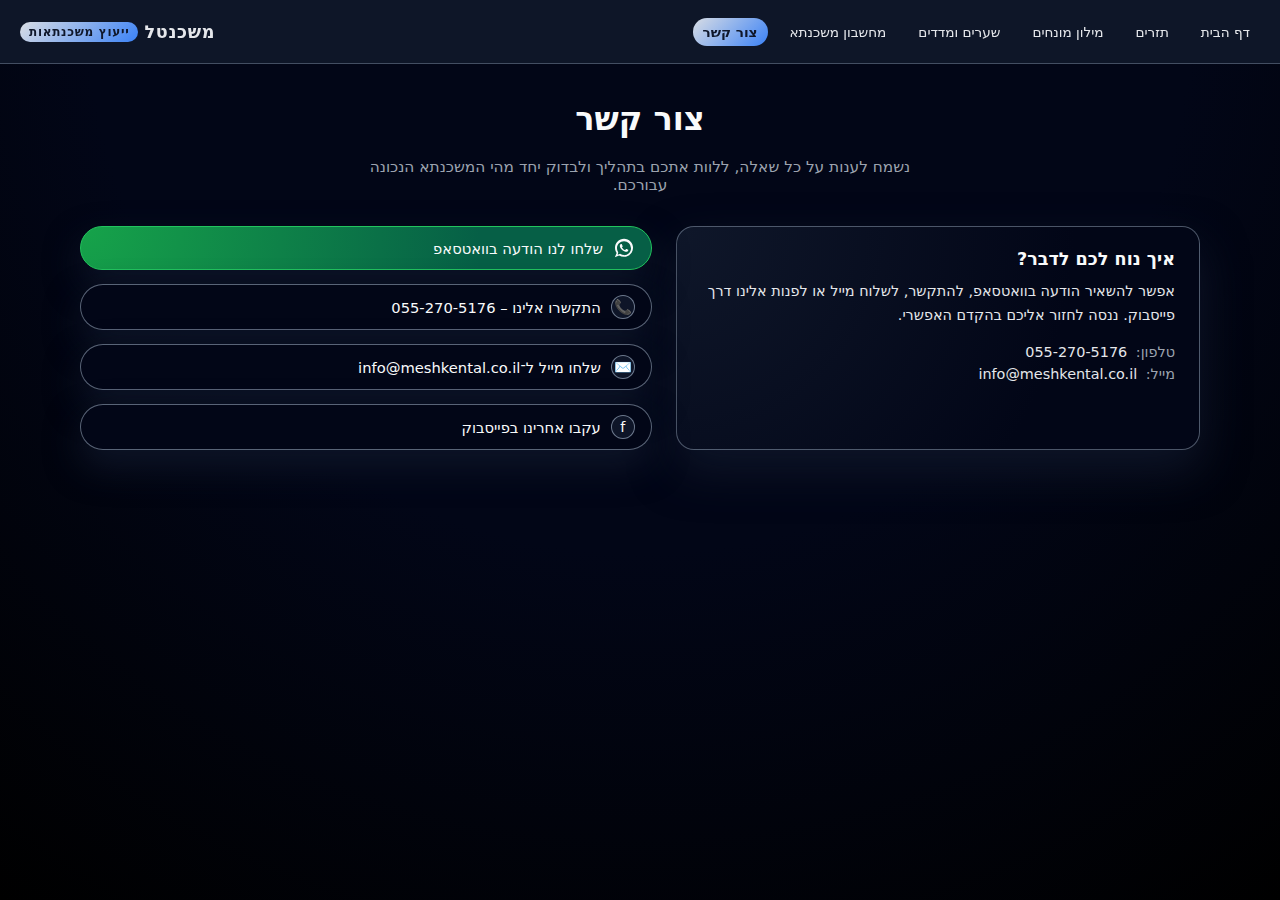
<file: contact.html>
<!DOCTYPE html>
<html lang="he" dir="rtl">

<head>
    <meta charset="UTF-8">
    <meta name="viewport" content="width=device-width, initial-scale=1.0">
    <link rel="stylesheet" href="style.css">
    <title>צור קשר</title>


    <style>
        /* ========= צור קשר ========= */

        .contact-section {
            direction: rtl;
            min-height: 100vh;
            padding: 100px 80px;
            background: radial-gradient(circle at top, #020617 0, #020617 50%, #000 100%);
            display: flex;
            align-items: flex-start;
            color: #f9fafb;
        }

        .contact-container {
            max-width: 1180px;
            margin: 0 auto;
            width: 100%;
        }

        .contact-header {
            text-align: center;
            margin-bottom: 32px;
        }

        .contact-title {
            font-size: 2.2rem;
            font-weight: 700;
            margin-bottom: 8px;
        }

        .contact-subtitle {
            font-size: 0.96rem;
            color: #9ca3af;
            max-width: 560px;
            margin: 0 auto;
        }

        .contact-grid {
            margin-top: 28px;
            display: grid;
            grid-template-columns: minmax(0, 1.1fr) minmax(0, 1.2fr);
            gap: 24px;
        }

        /* כרטיס מידע */
        .contact-info-card {
            background: radial-gradient(circle at top left, #0f172a, #020617 70%);
            border-radius: 18px;
            padding: 22px 24px;
            border: 1px solid rgba(148, 163, 184, 0.5);
            box-shadow: 0 20px 45px rgba(15, 23, 42, 0.9);
        }

        .contact-info-card h3 {
            font-size: 1.1rem;
            margin-bottom: 10px;
        }

        .contact-info-card p {
            font-size: 0.9rem;
            line-height: 1.7;
            color: #e5e7eb;
            margin-bottom: 16px;
        }

        .contact-details {
            list-style: none;
            padding: 0;
            margin: 0;
            font-size: 0.9rem;
        }

        .contact-details li+li {
            margin-top: 6px;
        }

        .contact-details .label {
            color: #9ca3af;
            margin-left: 4px;
        }

        .contact-details a {
            color: #e5e7eb;
            text-decoration: none;
        }

        .contact-details a:hover {
            text-decoration: underline;
        }

        /* כפתורי פעולה */
        .contact-actions {
            display: flex;
            flex-direction: column;
            gap: 14px;
        }

        .contact-btn {
            display: flex;
            align-items: center;
            gap: 10px;
            width: 100%;
            border-radius: 999px;
            padding: 10px 16px;
            border: 1px solid rgba(148, 163, 184, 0.6);
            background: linear-gradient(90deg, #020617, #020617);
            color: #f9fafb;
            font-size: 0.92rem;
            text-decoration: none;
            cursor: pointer;
            box-shadow: 0 16px 35px rgba(15, 23, 42, 0.9);
            transition:
                border-color 0.18s ease,
                box-shadow 0.18s ease,
                transform 0.08s ease,
                background 0.2s ease;
        }

        .contact-btn:hover {
            border-color: #38bdf8;
            background: linear-gradient(90deg, #0f172a, #020617);
            box-shadow: 0 20px 45px rgba(15, 23, 42, 0.95);
            transform: translateY(-1px);
        }

        .contact-btn:active {
            transform: translateY(0);
            box-shadow: 0 10px 25px rgba(15, 23, 42, 0.9);
        }

        .contact-btn-whatsapp {
            border-color: #22c55e;
            background: radial-gradient(circle at top left, #16a34a, #065f46 70%);
        }

        .contact-btn-whatsapp:hover {
            border-color: #4ade80;
            background: radial-gradient(circle at top left, #22c55e, #065f46 75%);
        }

        .contact-btn-icon {
            display: inline-flex;
            align-items: center;
            justify-content: center;
            flex-shrink: 0;
        }

        .contact-btn-icon svg {
            width: 22px;
            height: 22px;
            fill: #f9fafb;
        }

        .icon-circle {
            width: 24px;
            height: 24px;
            border-radius: 999px;
            display: inline-flex;
            align-items: center;
            justify-content: center;
            background: rgba(15, 23, 42, 0.9);
            border: 1px solid rgba(148, 163, 184, 0.7);
            font-size: 0.9rem;
        }

        .contact-btn-text {
            flex: 1;
            text-align: right;
        }

        /* רספונסיביות */
        @media (max-width: 900px) {
            .contact-grid {
                grid-template-columns: 1fr;
            }
        }

        @media (max-width: 640px) {
            .contact-section {
                padding: 70px 16px;
            }

            .contact-title {
                font-size: 1.8rem;
            }

            .contact-info-card {
                padding: 18px 16px;
            }

            .contact-btn {
                padding-inline: 14px;
                font-size: 0.9rem;
            }
        }
    </style>
</head>

<body>

    <!-- ===== NAVBAR ===== -->
    <header class="navbar">

        <ul class="nav-links" id="navLinks">
            <li><a href="index.html">דף הבית</a></li>
            <li><a href="procces.html">תזרים</a></li>
            <li><a href="glossary.html">מילון מונחים</a></li>
            <li><a href="rates.html">שערים ומדדים</a></li>
            <li><a href="calculator.html">מחשבון משכנתא</a></li>
            <li><a href="contact.html" class="active">צור קשר</a></li>
        </ul>


        <button class="nav-toggle" id="navToggle" aria-label="תפריט">
            <div class="nav-toggle-bar"></div>
        </button>
        <div class="navbar-logo">
            משכנטל
            <span>ייעוץ משכנתאות</span>
        </div>
    </header>


    <!-- ============= צור קשר ============= -->
    <section id="contact" class="contact-section">
        <div class="contact-container">
            <header class="contact-header">
                <h2 class="contact-title">צור קשר</h2>
                <p class="contact-subtitle">
                    נשמח לענות על כל שאלה, ללוות אתכם בתהליך ולבדוק יחד מהי המשכנתא הנכונה עבורכם.
                </p>
            </header>

            <div class="contact-grid">
                <!-- כרטיס מידע קצר -->
                <div class="contact-info-card">
                    <h3>איך נוח לכם לדבר?</h3>
                    <p>
                        אפשר להשאיר הודעה בוואטסאפ, להתקשר, לשלוח מייל או לפנות אלינו דרך פייסבוק.
                        ננסה לחזור אליכם בהקדם האפשרי.
                    </p>
                    <ul class="contact-details">
                        <li><span class="label">טלפון:</span> <a href="tel:0552705176">055-270-5176</a></li>
                        <li><span class="label">מייל:</span> <a
                                href="mailto:info@meshkental.co.il">info@meshkental.co.il</a></li>
                    </ul>
                </div>

                <!-- כפתורי פעולה -->
                <div class="contact-actions">
                    <!-- וואטסאפ -->
                    <a class="contact-btn contact-btn-whatsapp" href="https://wa.me/972552705176" target="_blank"
                        rel="noopener">
                        <span class="contact-btn-icon">
                            <!-- אייקון וואטסאפ פשוט ב-SVG -->
                            <svg viewBox="0 0 24 24" aria-hidden="true">
                                <path
                                    d="M12.04 2C6.59 2 2.2 6.39 2.2 11.84c0 2.09.61 4.03 1.77 5.73L2 22l4.58-1.95a9.86 9.86 0 0 0 5.46 1.6h.01c5.45 0 9.84-4.39 9.84-9.84C21.89 6.39 17.49 2 12.04 2Zm0 17.52h-.01a7.63 7.63 0 0 1-3.89-1.07l-.28-.17-2.72 1.16.58-2.89-.19-.3a7.56 7.56 0 0 1-1.16-4.04c0-4.2 3.42-7.62 7.64-7.62 2.04 0 3.95.8 5.39 2.23a7.54 7.54 0 0 1 2.24 5.38c0 4.2-3.42 7.62-7.6 7.62Zm4.19-5.67c-.23-.11-1.35-.67-1.56-.74-.21-.08-.36-.11-.51.11-.15.23-.59.74-.72.89-.13.15-.27.17-.5.06-.23-.11-.96-.35-1.83-1.12-.68-.6-1.13-1.34-1.27-1.57-.13-.23-.01-.35.1-.46.1-.1.23-.27.34-.4.11-.13.15-.23.23-.38.08-.15.04-.28-.02-.4-.06-.11-.51-1.22-.7-1.68-.18-.44-.37-.38-.51-.39l-.44-.01c-.15 0-.4.06-.6.28-.21.23-.79.77-.79 1.88 0 1.11.81 2.18.92 2.33.11.15 1.6 2.44 3.88 3.33.54.24.96.38 1.29.49.54.17 1.03.14 1.42.08.43-.06 1.35-.55 1.55-1.09.19-.54.19-1 .13-1.09-.06-.09-.21-.15-.44-.26Z" />
                            </svg>
                        </span>
                        <span class="contact-btn-text">
                            שלחו לנו הודעה בוואטסאפ
                        </span>
                    </a>

                    <!-- טלפון -->
                    <a class="contact-btn" href="tel:0552705176">
                        <span class="contact-btn-icon">
                            <span class="icon-circle">📞</span>
                        </span>
                        <span class="contact-btn-text">התקשרו אלינו – 055-270-5176</span>
                    </a>

                    <!-- מייל -->
                    <a class="contact-btn" href="mailto:info@meshkental.co.il">
                        <span class="contact-btn-icon">
                            <span class="icon-circle">✉️</span>
                        </span>
                        <span class="contact-btn-text">שלחו מייל ל־info@meshkental.co.il</span>
                    </a>

                    <!-- פייסבוק -->
                    <a class="contact-btn" href="https://www.facebook.com/yourpage" target="_blank" rel="noopener">
                        <span class="contact-btn-icon">
                            <span class="icon-circle">f</span>
                        </span>
                        <span class="contact-btn-text">עקבו אחרינו בפייסבוק</span>
                    </a>
                </div>
            </div>
        </div>
    </section>

    <script src="nav.js"></script>


</body>

</html>
</file>
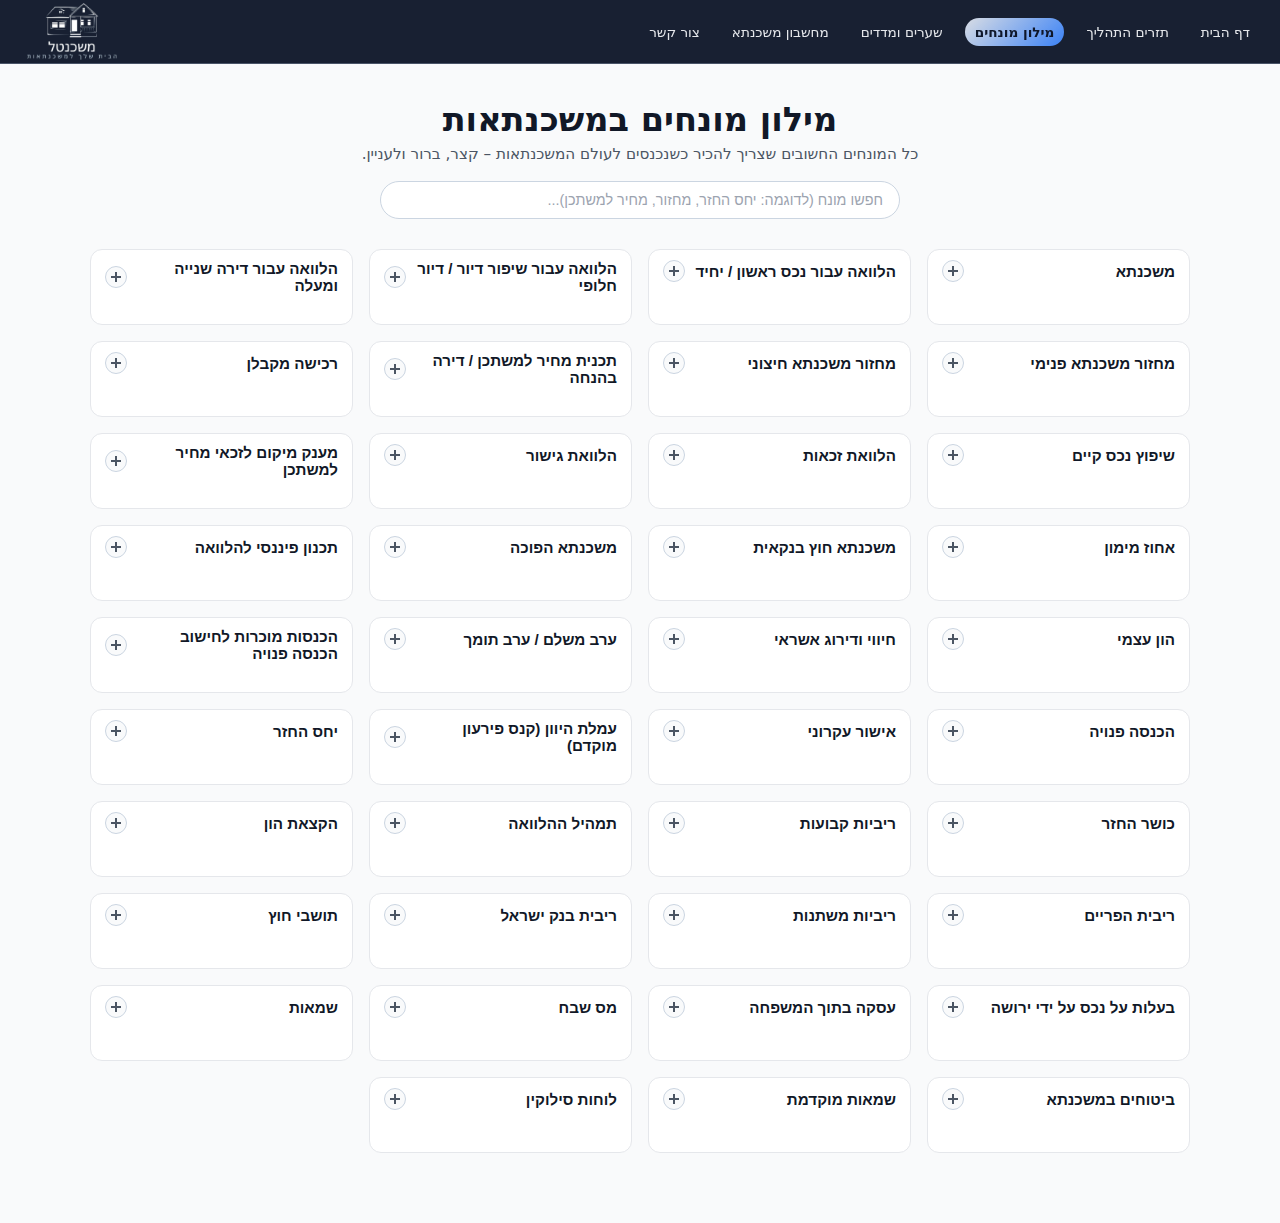
<file: glossary.html>
<!DOCTYPE html>
<html lang="he" dir="rtl">

<head>
    <meta charset="UTF-8">
    <meta name="viewport" content="width=device-width, initial-scale=1.0">
    <link rel="stylesheet" href="style.css">
    <title>מונחון משכתנאות</title>
    <style>
        /* ===== מונחון משכנתאות – סקשן בהיר ===== */

        .glos-section {
            direction: rtl;
            min-height: calc(100vh - 64px);
            padding: 100px 20px 70px;
            background: #f9fafb;
            display: flex;
            align-items: flex-start;
        }

        .glos-container {
            max-width: 1100px;
            margin: 0 auto;
            width: 100%;
        }

        /* כותרות החלק */
        .glos-header {
            text-align: center;
            margin-bottom: 30px;
        }

        .glos-title {
            font-size: 2.1rem;
            font-weight: 700;
            margin-bottom: 6px;
            color: #111827;
        }

        .glos-subtitle {
            font-size: 0.95rem;
            color: #4b5563;
            max-width: 640px;
            margin: 0 auto 18px;
        }

        /* שדה החיפוש */
        .glos-search-wrapper {
            max-width: 520px;
            margin: 0 auto;
        }

        .glos-search-input {
            width: 100%;
            border-radius: 999px;
            border: 1px solid #cbd5e1;
            background: #ffffff;
            color: #111827;
            padding: 10px 16px;
            font-size: 0.9rem;
            outline: none;
            transition:
                border-color 0.2s ease,
                box-shadow 0.2s ease,
                background-color 0.2s ease;
        }

        .glos-search-input::placeholder {
            color: #9ca3af;
        }

        .glos-search-input:focus {
            border-color: #2d4c8d;
            box-shadow: 0 0 0 1px rgba(45, 76, 141, 0.25);
            background-color: #ffffff;
        }

        /* הגריד של הכרטיסים */
        .glos-grid {
            margin-top: 14px;
            display: grid;
            grid-template-columns: repeat(auto-fit, minmax(260px, 1fr));
            gap: 16px;
        }

        /* כרטיס מונח (מצב סגור) */
        .glos-item {
            background: #ffffff;
            border: 1px solid #e5e7eb;
            border-radius: 12px;
            min-height: 76px;
            display: flex;
            flex-direction: column;
            transition:
                border-color 0.18s ease,
                box-shadow 0.18s ease,
                transform 0.06s ease,
                background-color 0.18s ease;
            cursor: pointer;
        }

        .glos-item:hover {
            border-color: #cbd5e1;
            box-shadow: 0 10px 22px rgba(15, 23, 42, 0.08);
            transform: translateY(-1px);
        }

        /* כרטיס פתוח */
        .glos-item.open {
            background: #eff6ff;
            border-color: #2d4c8d;
            box-shadow: 0 12px 26px rgba(45, 76, 141, 0.18);
        }

        /* ראש הכרטיס – הכותרת + האייקון */
        .glos-card-head {
            padding: 10px 14px;
            background: transparent;
            border: none;
            cursor: pointer;
            display: flex;
            align-items: center;
            justify-content: space-between;
            gap: 10px;
            color: inherit;
            width: 100%;
        }

        .glos-term {
            font-size: 0.95rem;
            font-weight: 600;
            text-align: right;
            color: #111827;
        }

        /* אייקון + / – */
        .glos-icon {
            width: 22px;
            height: 22px;
            border-radius: 999px;
            border: 1px solid #cbd5e1;
            background: #f9fafb;
            display: inline-flex;
            align-items: center;
            justify-content: center;
            position: relative;
            flex-shrink: 0;
        }

        .glos-icon::before,
        .glos-icon::after {
            content: "";
            position: absolute;
            background: #4b5563;
            transition: transform 0.18s ease, background-color 0.18s ease;
        }

        .glos-icon::before {
            width: 10px;
            height: 1.6px;
        }

        .glos-icon::after {
            width: 1.6px;
            height: 10px;
        }

        /* במצב פתוח – הופך למינוס */
        .glos-item.open .glos-icon {
            background: #2d4c8d;
            border-color: #2d4c8d;
        }

        .glos-item.open .glos-icon::before,
        .glos-item.open .glos-icon::after {
            background-color: #f9fafb;
        }

        .glos-item.open .glos-icon::after {
            transform: scaleY(0);
        }

        /* הגוף – הטקסט */
        .glos-card-body {
            font-size: 0.88rem;
            color: #374151;
            line-height: 1.9;
            padding: 0 14px 0;
            max-height: 0;
            overflow: hidden;
            transition:
                max-height 0.24s ease,
                padding-bottom 0.2s ease;
        }

        /* כשהכרטיס פתוח – להרחיב */
        .glos-item.open .glos-card-body {
            padding-bottom: 10px;
            max-height: 260px;
        }

        /* ===== רספונסיביות ===== */

        @media (max-width: 900px) {
            .glos-section {
                padding: 100px 16px 60px;
            }

            .glos-title {
                font-size: 1.9rem;
            }
        }

        @media (max-width: 600px) {
            .glos-grid {
                grid-template-columns: 1fr;
                gap: 12px;
            }

            .glos-card-head {
                padding-inline: 12px;
            }

            .glos-card-body {
                padding-inline: 12px;
            }
        }
    </style>
</head>

<body>

    <!-- ===== NAVBAR ===== -->
    <header class="navbar">

        <ul class="nav-links" id="navLinks">
            <li><a href="index.html">דף הבית</a></li>
            <li><a href="procces.html">תזרים התהליך</a></li>
            <li><a href="glossary.html" class="active">מילון מונחים</a></li>
            <li><a href="rates.html">שערים ומדדים</a></li>
            <li><a href="calculator.html">מחשבון משכנתא</a></li>
            <li><a href="contact.html">צור קשר</a></li>
        </ul>


        <button class="nav-toggle" id="navToggle" aria-label="תפריט">
            <div class="nav-toggle-bar"></div>
        </button>
        <img style="height: 64px;width: auto;" src="logo.png" alt="logo">
    </header>

    <section id="glossary" class="glos-section">
        <div class="glos-container">
            <div class="glos-header">
                <h2 class="glos-title">מילון מונחים במשכנתאות</h2>
                <p class="glos-subtitle">
                    כל המונחים החשובים שצריך להכיר כשנכנסים לעולם המשכנתאות – קצר, ברור ולעניין.
                </p>

                <div class="glos-search-wrapper">
                    <input id="glos-search" type="text" class="glos-search-input"
                        placeholder="חפשו מונח (לדוגמה: יחס החזר, מחזור, מחיר למשתכן)..." />
                </div>
            </div>

            <!-- גריד של ריבועים -->
            <div class="glos-grid">

                <!-- משכנתא -->
                <article class="glos-item" data-search="משכנתא הלוואה כנגד נכס נדלן שיעבוד נכס תקופת הלוואה 30 שנה">
                    <button class="glos-card-head" type="button">
                        <span class="glos-term">משכנתא</span>
                        <span class="glos-icon" aria-hidden="true"></span>
                    </button>
                    <div class="glos-card-body">
                        כל הלוואה הניתנת כנגד שיעבוד של נכס נדל&quot;ן (דירה, בית, מגרש וכדומה).
                        אורך ההלוואה המקסימלי הוא עד 30 שנים, בהתאם לרגולציה של בנק ישראל
                        והפיקוח על הבנקים.
                    </div>
                </article>

                <!-- נכס ראשון / יחיד -->
                <article class="glos-item" data-search="הלוואה עבור נכס ראשון יחיד דירה ראשונה 75 אחוז מימון">
                    <button class="glos-card-head" type="button">
                        <span class="glos-term">הלוואה עבור נכס ראשון / יחיד</span>
                        <span class="glos-icon" aria-hidden="true"></span>
                    </button>
                    <div class="glos-card-body">
                        הלוואת משכנתא עבור דירה ראשונה או יחידה. ברוב המקרים ניתן לקבל מימון
                        של עד 75% מסכום העסקה (בהתאם לרגולציה ולנתוני הלווה).
                    </div>
                </article>

                <!-- שיפור דיור -->
                <article class="glos-item"
                    data-search="הלוואה עבור שיפור דיור דיור חלופי דירה חדשה לפני מכירת הקיימת 24 חודשים">
                    <button class="glos-card-head" type="button">
                        <span class="glos-term">הלוואה עבור שיפור דיור / דיור חלופי</span>
                        <span class="glos-icon" aria-hidden="true"></span>
                    </button>
                    <div class="glos-card-body">
                        דירה שנרכשה בעוד שהנכס הקיים עדיין לא נמכר. על פי החוק יש למכור את
                        הדירה הראשונה בתוך 24 חודשים ממועד רכישת הדירה החדשה. בתקופה זו ניתן
                        לקבל מימון מוגדל, אך נדרש תכנון פיננסי מדויק.
                    </div>
                </article>

                <!-- דירה שנייה ומעלה -->
                <article class="glos-item" data-search="הלוואה עבור דירה שנייה ומעלה נכס להשקעה 50 אחוז מימון">
                    <button class="glos-card-head" type="button">
                        <span class="glos-term">הלוואה עבור דירה שנייה ומעלה</span>
                        <span class="glos-icon" aria-hidden="true"></span>
                    </button>
                    <div class="glos-card-body">
                        הלוואה לרכישת דירה נוספת מעבר לדירה יחידה. מבחינת החוק מדובר בנכס
                        להשקעה, ולכן המימון המקסימלי יהיה בדרך כלל עד 50% מסכום העסקה.
                    </div>
                </article>

                <!-- מחזור משכנתא פנימי -->
                <article class="glos-item" data-search="מחזור משכנתא פנימי שינוי הלוואה באותו בנק החלפת מסלולים ריבית">
                    <button class="glos-card-head" type="button">
                        <span class="glos-term">מחזור משכנתא פנימי</span>
                        <span class="glos-icon" aria-hidden="true"></span>
                    </button>
                    <div class="glos-card-body">
                        שינוי תנאי המשכנתא בתוך אותו בנק: החלפת מסלולים, שינוי ריביות או
                        קיצור/הארכת תקופה. נעשה בדרך כלל כאשר הריביות בשוק ירדו או כאשר נדרש
                        שינוי בתזרים החודשי.
                    </div>
                </article>

                <!-- מחזור משכנתא חיצוני -->
                <article class="glos-item" data-search="מחזור משכנתא חיצוני מעבר בנק העברת משכנתא לבנק אחר תחרות">
                    <button class="glos-card-head" type="button">
                        <span class="glos-term">מחזור משכנתא חיצוני</span>
                        <span class="glos-icon" aria-hidden="true"></span>
                    </button>
                    <div class="glos-card-body">
                        העברת המשכנתא לבנק אחר, במטרה לקבל תנאים טובים יותר (ריביות, תקופה,
                        תמהיל). הבנק החדש פורע את ההלוואה בבנק הקודם, והלקוח משלם מעתה לבנק
                        החדש בלבד.
                    </div>
                </article>

                <!-- מחיר למשתכן -->
                <article class="glos-item" data-search="מחיר למשתכן דירה בהנחה תוכנית ממשלתית זכאות רוכשי דירה">
                    <button class="glos-card-head" type="button">
                        <span class="glos-term">תכנית מחיר למשתכן / דירה בהנחה</span>
                        <span class="glos-icon" aria-hidden="true"></span>
                    </button>
                    <div class="glos-card-body">
                        תוכנית ממשלתית המאפשרת לרוכשי דירה זכאים לרכוש דירה חדשה מהקבלן במחיר
                        מוזל, בהתאם לתנאי זכאות ואזורי ביקוש. בניהול העסקה נדרש תיאום בין תנאי
                        המכרז, לוחות התשלומים והמשכנתא.
                    </div>
                </article>

                <!-- רכישה מקבלן -->
                <article class="glos-item" data-search="רכישה מקבלן דירה חדשה מקבלן לוח תשלומים בניית שלבים">
                    <button class="glos-card-head" type="button">
                        <span class="glos-term">רכישה מקבלן</span>
                        <span class="glos-icon" aria-hidden="true"></span>
                    </button>
                    <div class="glos-card-body">
                        רכישת דירה ישירות מהקבלן לפי מפרט ולוח תשלומים שנקבע בחוזה. ברוב
                        המקרים הכסף מועבר לקבלן בשלבים בהתאם להתקדמות הבנייה, והמשכנתא מותאמת
                        ללוח התשלומים.
                    </div>
                </article>

                <!-- שיפוץ נכס קיים -->
                <article class="glos-item" data-search="שיפוץ נכס קיים הלוואה לשיפוץ הרחבה שדרוג דירה">
                    <button class="glos-card-head" type="button">
                        <span class="glos-term">שיפוץ נכס קיים</span>
                        <span class="glos-icon" aria-hidden="true"></span>
                    </button>
                    <div class="glos-card-body">
                        הלוואה המיועדת לשיפוץ, הרחבה או שדרוג נכס קיים. לעיתים נלקחת כמשכנתא
                        לכל מטרה כנגד הנכס, ולעיתים כהלוואת שיפוץ במסגרת המשכנתא הקיימת.
                    </div>
                </article>

                <!-- הלוואת זכאות -->
                <article class="glos-item"
                    data-search="הלוואת זכאות הלוואה מסובסדת משרד השיכון משרד הבינוי ריבית מועדפת">
                    <button class="glos-card-head" type="button">
                        <span class="glos-term">הלוואת זכאות</span>
                        <span class="glos-icon" aria-hidden="true"></span>
                    </button>
                    <div class="glos-card-body">
                        הלוואת משכנתא בתנאים מועדפים מטעם המדינה, הניתנת לזכאים בהתאם לניקוד
                        שנקבע על ידי משרד הבינוי והשיכון. ההלוואה משולבת בדרך כלל יחד עם
                        משכנתא בנקאית רגילה.
                    </div>
                </article>

                <!-- הלוואת גישור -->
                <article class="glos-item" data-search="הלוואת גישור גשר בין דירות עד מכירת נכס קיים">
                    <button class="glos-card-head" type="button">
                        <span class="glos-term">הלוואת גישור</span>
                        <span class="glos-icon" aria-hidden="true"></span>
                    </button>
                    <div class="glos-card-body">
                        הלוואה קצרה המאפשרת ללקוח להשלים את העסקה החדשה לפני קבלת הכספים
                        ממכירת הנכס הקיים. ההלוואה נפרעת בדרך כלל עם קבלת התמורה ממכירת הדירה.
                    </div>
                </article>

                <!-- מענק מיקום -->
                <article class="glos-item" data-search="מענק מיקום לזכאי מחיר למשתכן מענק מהמדינה לפי אזור גיאוגרפי">
                    <button class="glos-card-head" type="button">
                        <span class="glos-term">מענק מיקום לזכאי מחיר למשתכן</span>
                        <span class="glos-icon" aria-hidden="true"></span>
                    </button>
                    <div class="glos-card-body">
                        מענק חד־פעמי הניתן לזכאי מחיר למשתכן בהתאם ליישוב ולמרחק ממרכזי הביקוש.
                        המענק מופחת ישירות ממחיר הדירה או מהיקף המימון הנדרש.
                    </div>
                </article>

                <!-- אחוז מימון -->
                <article class="glos-item" data-search="אחוז מימון שיעור מימון יחס בין גובה ההלוואה לשווי הנכס LTV">
                    <button class="glos-card-head" type="button">
                        <span class="glos-term">אחוז מימון</span>
                        <span class="glos-icon" aria-hidden="true"></span>
                    </button>
                    <div class="glos-card-body">
                        היחס בין סכום המשכנתא לבין שווי הנכס או מחיר העסקה (הנמוך מביניהם).
                        לדוגמה: הלוואה של 750,000 ₪ על נכס בשווי 1,000,000 ₪ = אחוז מימון של
                        75%.
                    </div>
                </article>

                <!-- משכנתא חוץ בנקאית -->
                <article class="glos-item"
                    data-search="משכנתא חוץ בנקאית גופים מוסדיים ביטוח חברות אשראי מימון לא מהבנק">
                    <button class="glos-card-head" type="button">
                        <span class="glos-term">משכנתא חוץ בנקאית</span>
                        <span class="glos-icon" aria-hidden="true"></span>
                    </button>
                    <div class="glos-card-body">
                        הלוואת משכנתא הניתנת על ידי גופים שאינם בנקים: חברות ביטוח, קרנות
                        מימון וגופים מוסדיים. לרוב התנאים גמישים יותר אך הריביות והעמלות יכולות
                        להיות גבוהות יותר.
                    </div>
                </article>

                <!-- משכנתא הפוכה -->
                <article class="glos-item" data-search="משכנתא הפוכה לבני 55 הלוואה כנגד בית בלי החזר חודשי יורשים">
                    <button class="glos-card-head" type="button">
                        <span class="glos-term">משכנתא הפוכה</span>
                        <span class="glos-icon" aria-hidden="true"></span>
                    </button>
                    <div class="glos-card-body">
                        הלוואה המתאימה לבעלי דירות מעל גיל 55 אשר מעוניינים לקבל כסף כנגד
                        הבית, ללא החזר חודשי שוטף. ההלוואה נפרעת במכירת הנכס או על ידי היורשים,
                        בדרך כלל לאחר פטירת הלווים.
                    </div>
                </article>

                <!-- תכנון פיננסי להלוואה -->
                <article class="glos-item" data-search="תכנון פיננסי להלוואה ניתוח הכנסות הוצאות בניית תמהיל תזרים">
                    <button class="glos-card-head" type="button">
                        <span class="glos-term">תכנון פיננסי להלוואה</span>
                        <span class="glos-icon" aria-hidden="true"></span>
                    </button>
                    <div class="glos-card-body">
                        תהליך מקצועי שבו נבחנות ההכנסות, ההוצאות, ההתחייבויות והיעדים של
                        הלווה, במטרה להתאים את גובה ההלוואה, התקופה והתמהיל ליכולת ההחזר ולתוכניות
                        העתידיות.
                    </div>
                </article>

                <!-- הון עצמי -->
                <article class="glos-item" data-search="הון עצמי כסף של הלקוח חסכונות קופות גמל קרנות">
                    <button class="glos-card-head" type="button">
                        <span class="glos-term">הון עצמי</span>
                        <span class="glos-icon" aria-hidden="true"></span>
                    </button>
                    <div class="glos-card-body">
                        חלקו של הלקוח בעסקה – חסכונות, פיקדונות, קרנות, כספי ירושה וכדומה –
                        שאינם ממומנים באמצעות ההלוואה. ככל שההון העצמי גבוה יותר, אחוז המימון
                        נמוך יותר ותנאי המשכנתא בדרך כלל טובים יותר.
                    </div>
                </article>

                <!-- חיווי ודירוג אשראי -->
                <article class="glos-item" data-search="חיווי דירוג אשראי דוח נתוני אשראי הלוואות החזרי עבר">
                    <button class="glos-card-head" type="button">
                        <span class="glos-term">חיווי ודירוג אשראי</span>
                        <span class="glos-icon" aria-hidden="true"></span>
                    </button>
                    <div class="glos-card-body">
                        ציון כלכלי המשקף את התנהלותו הפיננסית של הלקוח בעבר: החזרי הלוואות,
                        חריגות, צ'קים חוזרים ועוד. דירוג גבוה מעיד על התנהלות תקינה ומסייע
                        לקבלת תנאים טובים יותר.
                    </div>
                </article>

                <!-- ערב משלם / ערב תומך -->
                <article class="glos-item" data-search="ערב משלם ערב תומך ערבות להלוואה הוספת הכנסה">
                    <button class="glos-card-head" type="button">
                        <span class="glos-term">ערב משלם / ערב תומך</span>
                        <span class="glos-icon" aria-hidden="true"></span>
                    </button>
                    <div class="glos-card-body">
                        אדם המתחייב מול הבנק לעמוד בתשלומי המשכנתא אם הלווה לא יעמוד בהם.
                        ערב משלם נחשב חלק מהלווים לכל דבר, בעוד שערב תומך מצרף בעיקר את הכנסתו
                        לחישוב כושר ההחזר.
                    </div>
                </article>

                <!-- הכנסות מוכרות -->
                <article class="glos-item" data-search="הכנסות מוכרות לחישוב הכנסה פנויה משכורת קבועה תלוש שכר פנסיה">
                    <button class="glos-card-head" type="button">
                        <span class="glos-term">הכנסות מוכרות לחישוב הכנסה פנויה</span>
                        <span class="glos-icon" aria-hidden="true"></span>
                    </button>
                    <div class="glos-card-body">
                        הכנסות שהבנק מכיר בהן לצורך חישוב כושר ההחזר: משכורת קבועה מתלוש שכר,
                        הכנסות מעסק (עם דוחות מתאימים), פנסיה, קצבאות קבועות ועוד. הכנסות
                        לא־קבועות או לא־מדווחות עשויות שלא להילקח בחשבון.
                    </div>
                </article>

                <!-- הכנסה פנויה -->
                <article class="glos-item" data-search="הכנסה פנויה לאחר מס לאחר התחייבויות חישוב יחס החזר">
                    <button class="glos-card-head" type="button">
                        <span class="glos-term">הכנסה פנויה</span>
                        <span class="glos-icon" aria-hidden="true"></span>
                    </button>
                    <div class="glos-card-body">
                        ההכנסה שנותרת ללקוח לאחר ניכוי מס, הלוואות קיימות והתחייבויות קבועות.
                        על בסיס ההכנסה הפנויה מחושב יחס ההחזר המקסימלי למשכנתא.
                    </div>
                </article>

                <!-- אישור עקרוני -->
                <article class="glos-item" data-search="אישור עקרוני אישור מהבנק לפני חתימת חוזה מסגרת מימון">
                    <button class="glos-card-head" type="button">
                        <span class="glos-term">אישור עקרוני</span>
                        <span class="glos-icon" aria-hidden="true"></span>
                    </button>
                    <div class="glos-card-body">
                        מסמך ראשוני מהבנק המאשר, בכפוף לתנאים, את גובה המשכנתא שניתן לקבל
                        ואת התמהיל המומלץ. האישור מאפשר ללקוח לחפש נכס בידיעה מהי מסגרת המימון
                        הזמינה לו.
                    </div>
                </article>

                <!-- עמלת היוון -->
                <article class="glos-item" data-search="עמלת היוון קנס פירעון מוקדם הפרש ריביות שובר קנס">
                    <button class="glos-card-head" type="button">
                        <span class="glos-term">עמלת היוון (קנס פירעון מוקדם)</span>
                        <span class="glos-icon" aria-hidden="true"></span>
                    </button>
                    <div class="glos-card-body">
                        עמלה אשר הבנק יכול לגבות כאשר פורעים מסלול בריבית קבועה לפני מועד
                        הסיום, במצב שבו הריביות בשוק נמוכות מהריבית שבה נלקחה ההלוואה. העמלה
                        נועדה לפצות את הבנק על אובדן הרווח העתידי.
                    </div>
                </article>

                <!-- יחס החזר -->
                <article class="glos-item" data-search="יחס החזר אחוז מההכנסה הפנויה החזר חודשי 40 אחוז">
                    <button class="glos-card-head" type="button">
                        <span class="glos-term">יחס החזר</span>
                        <span class="glos-icon" aria-hidden="true"></span>
                    </button>
                    <div class="glos-card-body">
                        היחס בין סך החזרי ההלוואות החודשיים של הלקוח (משכנתא והלוואות נוספות)
                        לבין ההכנסה הפנויה נטו. הרגולציה מאפשרת בדרך כלל יחס של עד 40%, אך
                        מקצועית לא מומלץ לעבור כ־35%.
                    </div>
                </article>

                <!-- כושר החזר -->
                <article class="glos-item" data-search="כושר החזר יכולת לעמוד בתשלומי המשכנתא תזרים משפחתי">
                    <button class="glos-card-head" type="button">
                        <span class="glos-term">כושר החזר</span>
                        <span class="glos-icon" aria-hidden="true"></span>
                    </button>
                    <div class="glos-card-body">
                        היכולת האמיתית של הלקוח לעמוד בתשלומי המשכנתא לאורך זמן, בהתאם להכנסות,
                        הוצאות, התחייבויות קיימות ותכניות עתידיות. כושר ההחזר נמדד גם ברמת
                        יחס ההחזר וגם באופי ההתנהלות בחשבון.
                    </div>
                </article>

                <!-- ריביות קבועות -->
                <article class="glos-item" data-search="ריביות קבועות מסלול קבוע צמוד לא צמוד יציבות תשלום">
                    <button class="glos-card-head" type="button">
                        <span class="glos-term">ריביות קבועות</span>
                        <span class="glos-icon" aria-hidden="true"></span>
                    </button>
                    <div class="glos-card-body">
                        מסלולי הלוואה שבהם הריבית נשארת קבועה לאורך כל התקופה (צמודה למדד או
                        לא־צמודה). מספקים יציבות בתשלום החודשי אך לעיתים יקרים יותר בתחילת
                        ההלוואה.
                    </div>
                </article>

                <!-- תמהיל ההלוואה -->
                <article class="glos-item" data-search="תמהיל ההלוואה שילוב מסלולים קבועה משתנה פריים הצמדה">
                    <button class="glos-card-head" type="button">
                        <span class="glos-term">תמהיל ההלוואה</span>
                        <span class="glos-icon" aria-hidden="true"></span>
                    </button>
                    <div class="glos-card-body">
                        החלוקה של סכום המשכנתא בין מסלולים שונים (קבועה צמודה, קבועה לא צמודה,
                        פריים, משתנות, צמוד דולר וכדומה). תמהיל נכון מפזר סיכונים ומתאים את
                        ההלוואה לצרכים של הלקוח.
                    </div>
                </article>

                <!-- הקצאת הון -->
                <article class="glos-item" data-search="הקצאת הון בנק רגולציה משקל הון מסלול יקר זול">
                    <button class="glos-card-head" type="button">
                        <span class="glos-term">הקצאת הון</span>
                        <span class="glos-icon" aria-hidden="true"></span>
                    </button>
                    <div class="glos-card-body">
                        האופן שבו הבנק מחויב להחזיק הון עצמי כנגד כל מסלול משכנתא בהתאם
                        לרגולציה. מסלולים הדורשים הקצאת הון גבוהה יותר יהיו בדרך כלל יקרים
                        יותר מבחינת ריבית.
                    </div>
                </article>

                <!-- ריבית הפריים -->
                <article class="glos-item" data-search="ריבית הפריים פריים ריבית בנק ישראל פלוס מרווח">
                    <button class="glos-card-head" type="button">
                        <span class="glos-term">ריבית הפריים</span>
                        <span class="glos-icon" aria-hidden="true"></span>
                    </button>
                    <div class="glos-card-body">
                        ריבית בנק ישראל בתוספת מרווח קבוע של 1.5%. משמשת בסיס למסלולי משכנתא
                        בריבית פריים. כאשר ריבית בנק ישראל משתנה – גם ריבית הפריים מתעדכנת.
                    </div>
                </article>

                <!-- ריביות משתנות -->
                <article class="glos-item" data-search="ריביות משתנות מסלול משתנה כל 5 שנים הצמדה למדד ריבית משתנה">
                    <button class="glos-card-head" type="button">
                        <span class="glos-term">ריביות משתנות</span>
                        <span class="glos-icon" aria-hidden="true"></span>
                    </button>
                    <div class="glos-card-body">
                        מסלולי משכנתא שבהם הריבית מתעדכנת כל תקופה (למשל כל 5 שנים) לפי עוגן
                        מסוים – מדד, ריבית בנק ישראל, אג&quot;ח וכדומה. ההחזר החודשי יכול לעלות
                        או לרדת בהתאם לשינויים בשוק.
                    </div>
                </article>

                <!-- ריבית בנק ישראל -->
                <article class="glos-item" data-search="ריבית בנק ישראל ריבית בסיסית למשק משפיעה על משכנתאות">
                    <button class="glos-card-head" type="button">
                        <span class="glos-term">ריבית בנק ישראל</span>
                        <span class="glos-icon" aria-hidden="true"></span>
                    </button>
                    <div class="glos-card-body">
                        הריבית שקובע בנק ישראל אחת לחודש, בהתאם למצב האינפלציה והמשק. משמשת
                        בסיס לחישוב ריבית הפריים ומשפיעה על ריביות המשכנתא במשק כולו.
                    </div>
                </article>

                <!-- תושבי חוץ -->
                <article class="glos-item" data-search="תושבי חוץ לקוחות שאינם תושבי ישראל משכנתא לתושב חוץ">
                    <button class="glos-card-head" type="button">
                        <span class="glos-term">תושבי חוץ</span>
                        <span class="glos-icon" aria-hidden="true"></span>
                    </button>
                    <div class="glos-card-body">
                        לקוחות שאינם מוגדרים כתושבי ישראל לצרכי מס. עבורם חלים כללים נפרדים
                        בנושא משכנתאות – בדרך כלל אחוזי מימון נמוכים יותר ודרישות מסמכים
                        מחמירות.
                    </div>
                </article>

                <!-- בעלות בירושה -->
                <article class="glos-item" data-search="בעלות על נכס בירושה ירושה דירה הורשה 50 אחוז בעלות מימון 75">
                    <button class="glos-card-head" type="button">
                        <span class="glos-term">בעלות על נכס על ידי ירושה</span>
                        <span class="glos-icon" aria-hidden="true"></span>
                    </button>
                    <div class="glos-card-body">
                        כאשר מדובר בדירה שעברה בירושה – החזקה של עד 50% בדירה כזו אינה נחשבת
                        בדרך כלל כבעלות מלאה לצורכי מימון. במקרים אלו ניתן לעיתים לקבל מימון
                        מקסימלי (עד 75%) ברכישת דירה נוספת, בהתאם למדיניות הבנק.
                    </div>
                </article>

                <!-- עסקה בתוך המשפחה -->
                <article class="glos-item" data-search="עסקה בתוך המשפחה מכירה בין קרובים שמאות שווי שוק אמיתי">
                    <button class="glos-card-head" type="button">
                        <span class="glos-term">עסקה בתוך המשפחה</span>
                        <span class="glos-icon" aria-hidden="true"></span>
                    </button>
                    <div class="glos-card-body">
                        רכישת נכס מקרוב משפחה. בעסקאות אלו הבנק ידרוש בדרך כלל שמאות מוקפדת
                        על מנת לוודא שהעסקה משקפת את שווי השוק האמיתי של הנכס, ולא מחיר מופחת
                        לצורכי משפחה בלבד.
                    </div>
                </article>

                <!-- מס שבח -->
                <article class="glos-item" data-search="מס שבח מס על רווח הון ממכירת דירה רווח ממומש">
                    <button class="glos-card-head" type="button">
                        <span class="glos-term">מס שבח</span>
                        <span class="glos-icon" aria-hidden="true"></span>
                    </button>
                    <div class="glos-card-body">
                        מס המוטל על רווח ההון שנוצר בעת מכירת נכס מקרקעין (השבח). קיימים פטורים
                        והקלות שונות בהתאם לסוג הנכס ותדירות המכירה.
                    </div>
                </article>

                <!-- שמאות -->
                <article class="glos-item" data-search="שמאות הערכת שווי נכס שמאי מקרקעין דוח שמאות">
                    <button class="glos-card-head" type="button">
                        <span class="glos-term">שמאות</span>
                        <span class="glos-icon" aria-hidden="true"></span>
                    </button>
                    <div class="glos-card-body">
                        חוות דעת מקצועית של שמאי מקרקעין מוסמך, הקובעת את שווי השוק של הנכס.
                        הבנק מסתמך על השמאות לצורך קביעת אחוז המימון המקסימלי.
                    </div>
                </article>

                <!-- ביטוחים -->
                <article class="glos-item" data-search="ביטוחים ביטוח חיים ביטוח מבנה משכנתא חובה לבנק">
                    <button class="glos-card-head" type="button">
                        <span class="glos-term">ביטוחים במשכנתא</span>
                        <span class="glos-icon" aria-hidden="true"></span>
                    </button>
                    <div class="glos-card-body">
                        בדרך כלל נדרשים שני סוגי ביטוח: ביטוח מבנה (מגן על הנכס מפני נזק) וביטוח
                        חיים ללווה/לווים (מבטיח את סילוק ההלוואה במקרה פטירה). הביטוחים משועבדים
                        לטובת הבנק.
                    </div>
                </article>

                <!-- שמאות מוקדמת -->
                <article class="glos-item" data-search="שמאות מוקדמת לפני רכישה בדיקת כדאיות תכנון עסקה">
                    <button class="glos-card-head" type="button">
                        <span class="glos-term">שמאות מוקדמת</span>
                        <span class="glos-icon" aria-hidden="true"></span>
                    </button>
                    <div class="glos-card-body">
                        ביצוע שמאות לנכס לפני חתימה על חוזה או לפני לקיחת משכנתא, כדי לוודא
                        שהשווי תואם את מחיר העסקה ולבדוק מגבלות תכנוניות/משפטיות מראש.
                    </div>
                </article>

                <!-- לוחות סילוקין -->
                <article class="glos-item" data-search="לוחות סילוקין שפיצר קרן שווה בלון תשלום חודשי">
                    <button class="glos-card-head" type="button">
                        <span class="glos-term">לוחות סילוקין</span>
                        <span class="glos-icon" aria-hidden="true"></span>
                    </button>
                    <div class="glos-card-body">
                        צורת פריסת ההחזר לאורך זמן. הנפוצים הם:
                        <br />• <strong>לוח שפיצר</strong> – תשלום חודשי כולל קבוע, כאשר חלק
                        הקרן גדל וחלק הריבית קטן לאורך השנים.
                        <br />• <strong>קרן שווה</strong> – החזר קבוע של קרן ההלוואה בכל חודש,
                        כך שהתשלום הכולל גבוה יותר בהתחלה ויורד בהמשך.
                        <br />• <strong>בלון</strong> – דחיית חלק מהקרן לסוף התקופה, לעיתים
                        בשילוב עם מסלול אחר.
                    </div>
                </article>
            </div>
        </div>
    </section>

    <script>
        document.addEventListener("DOMContentLoaded", () => {
            const items = document.querySelectorAll("#glossary .glos-item");
            const searchInput = document.getElementById("glos-search");

            // פתיחה/סגירה של ריבוע
            items.forEach((item) => {
                const head = item.querySelector(".glos-card-head");
                head.addEventListener("click", () => {
                    const isOpen = item.classList.contains("open");
                    // אם אתה רוצה לאפשר כמה פתוחים יחד – מחק את הלולאה הבאה
                    items.forEach((i) => i.classList.remove("open"));
                    if (!isOpen) item.classList.add("open");
                });
            });

            // חיפוש
            if (searchInput) {
                searchInput.addEventListener("input", () => {
                    const q = searchInput.value.trim().toLowerCase();
                    items.forEach((item) => {
                        const text = (item.dataset.search || item.textContent || "")
                            .toLowerCase()
                            .replace(/\s+/g, " ");
                        item.style.display = !q || text.includes(q) ? "" : "none";
                    });
                });
            }
        });
    </script>

    <script>
        // המבורגר במובייל
        const navToggle = document.getElementById("navToggle");
        const navLinks = document.getElementById("navLinks");

        navToggle.addEventListener("click", () => {
            navToggle.classList.toggle("open");
            navLinks.classList.toggle("open");
        });

        // סגירת תפריט אחרי לחיצה על לינק במובייל
        navLinks.querySelectorAll("a").forEach((link) => {
            link.addEventListener("click", () => {
                if (window.innerWidth <= 768) {
                    navToggle.classList.remove("open");
                    navLinks.classList.remove("open");
                }
            });
        });


    </script>
</body>

</html>
</file>
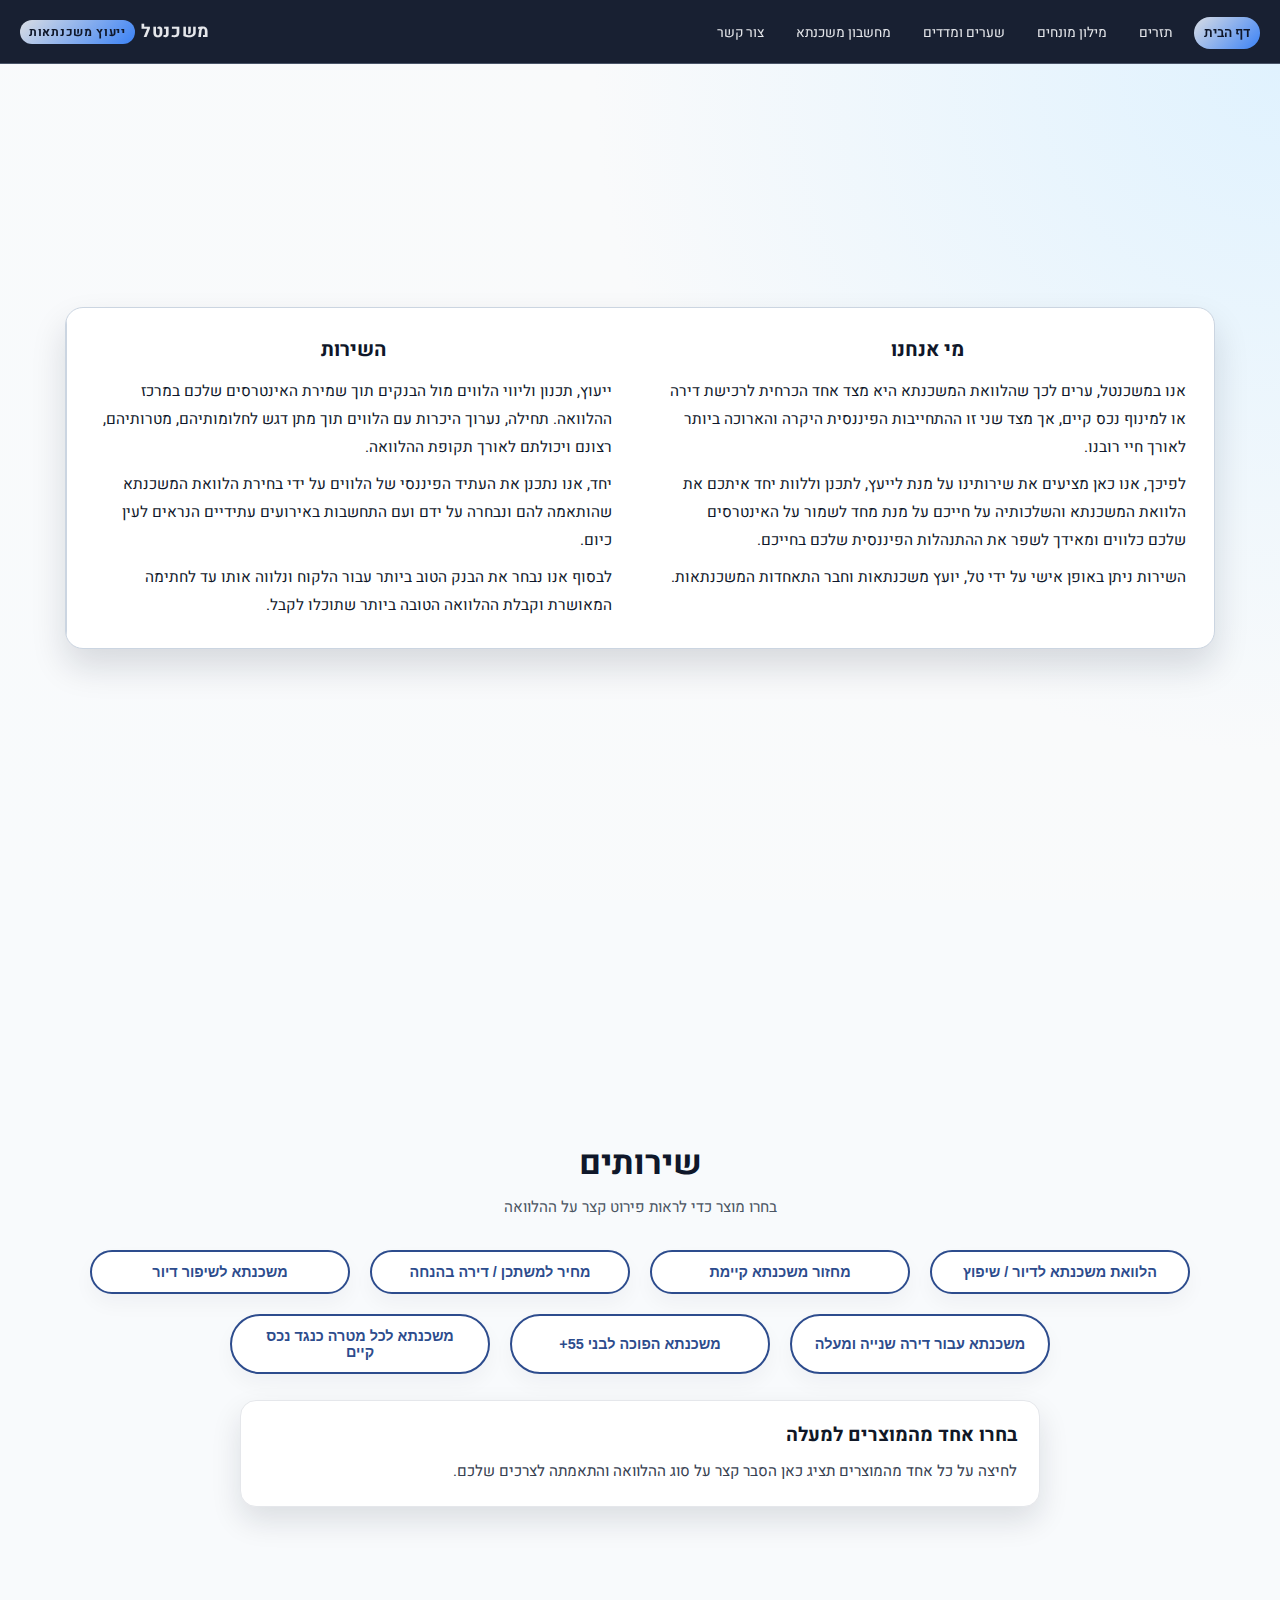
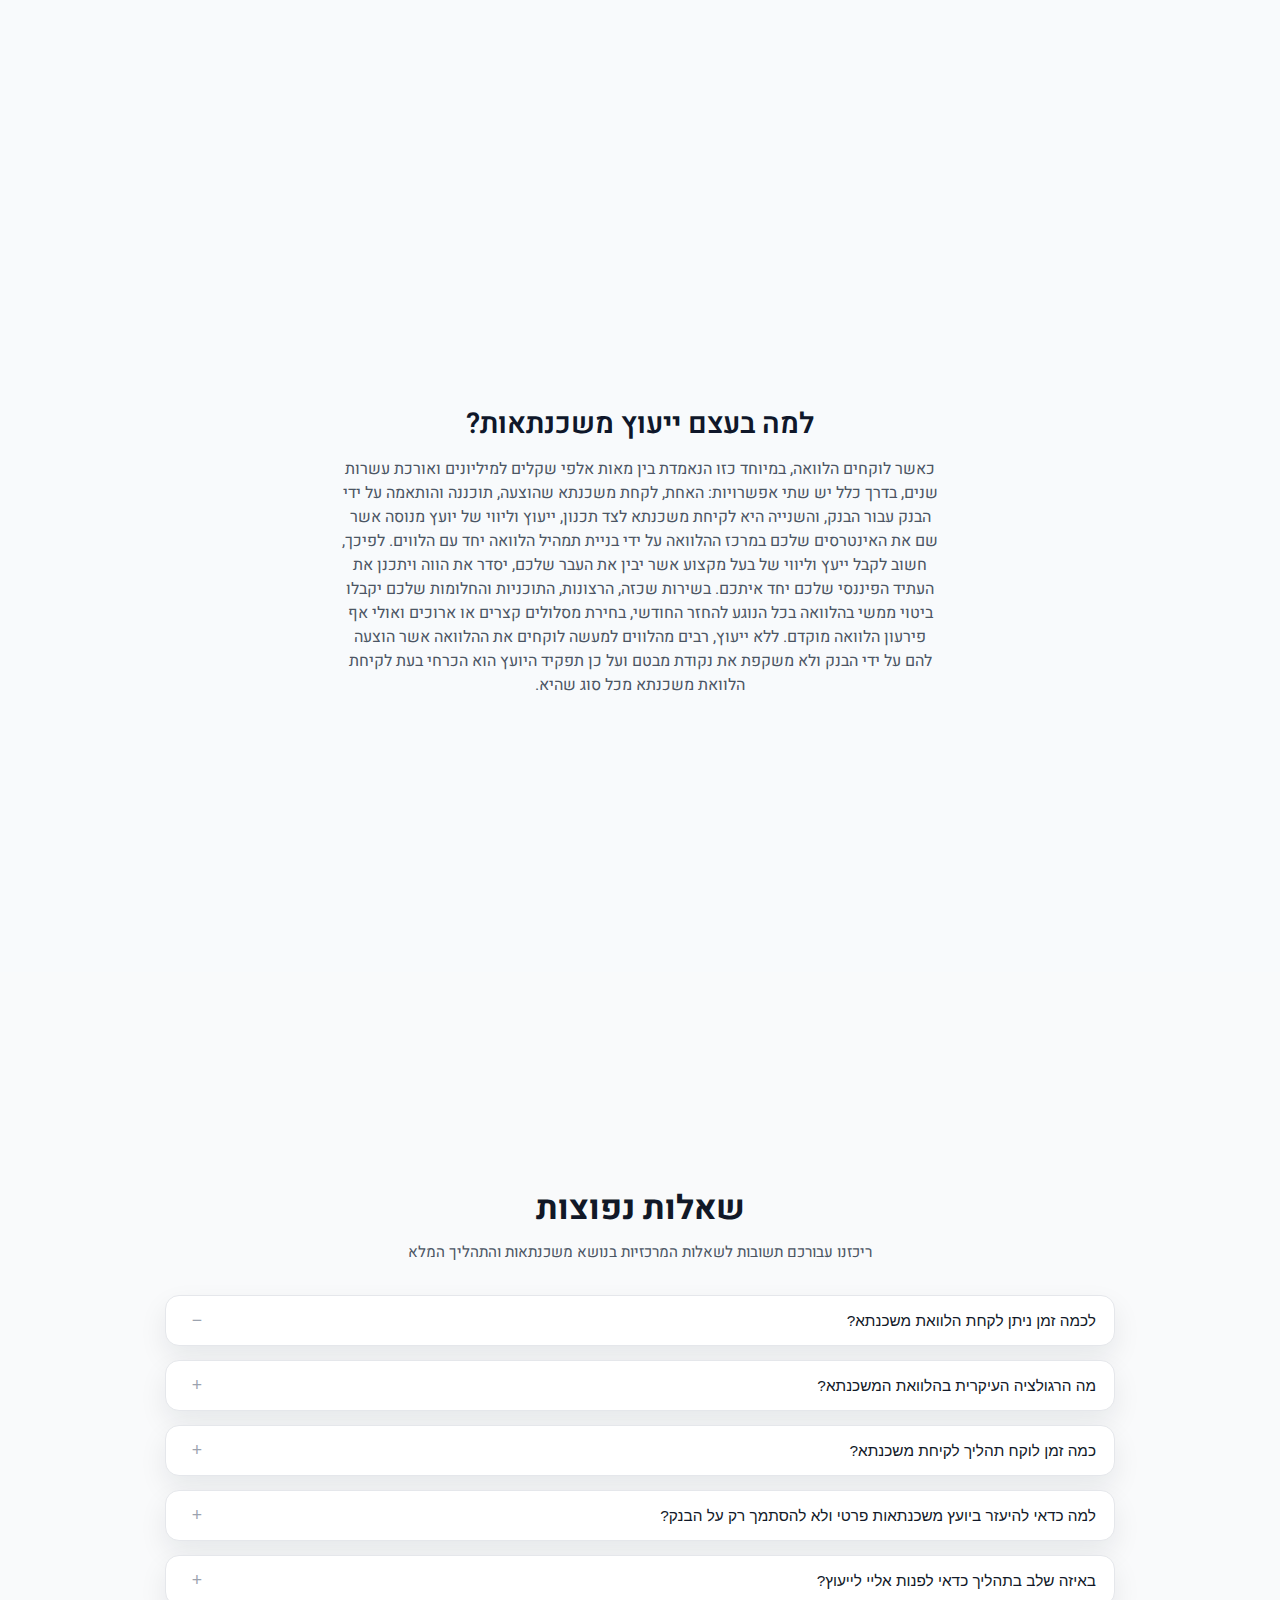
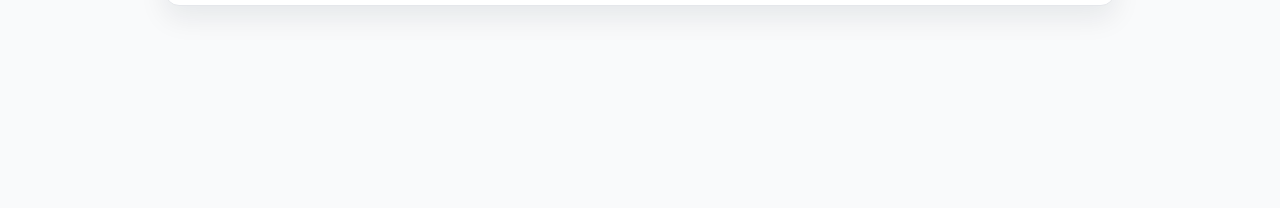
<file: home.html>
<!DOCTYPE html>
<html lang="he" dir="rtl">

<head>
  <meta charset="UTF-8" />
  <title>משכנטל – ייעוץ משכנתאות</title>
  <meta name="viewport" content="width=device-width, initial-scale=1.0" />

  <link rel="preconnect" href="https://fonts.googleapis.com" />
  <link rel="preconnect" href="https://fonts.gstatic.com" crossorigin />
  <link href="https://fonts.googleapis.com/css2?family=Heebo:wght@300;400;500;700&display=swap" rel="stylesheet" />
  <link rel="stylesheet" href="style.css" />
  <link rel="stylesheet" href="home.css" />
</head>

<body>
  <!-- ===== NAVBAR ===== -->
  <header class="navbar">

    <ul class="nav-links" id="navLinks">
      <li><a href="home.html" class="active">דף הבית</a></li>
      <li><a href="procces.html">תזרים</a></li>
      <li><a href="glossary.html">מילון מונחים</a></li>
      <li><a href="rates.html">שערים ומדדים</a></li>
      <li><a href="calculator.html">מחשבון משכנתא</a></li>
      <li><a href="contact.html">צור קשר</a></li>
    </ul>


    <button class="nav-toggle" id="navToggle" aria-label="תפריט">
      <div class="nav-toggle-bar"></div>
    </button>
    <div class="navbar-logo">
      משכנטל
      <span>ייעוץ משכנתאות</span>
    </div>
  </header>

  <!-- ===== MAIN ===== -->
  <main>
    <!-- SECTION 1: HERO – מי אנחנו + השירות -->
    <section id="about" class="hero">
      <div class="section-inner">
        <div class="hero-grid">
          <!-- RIGHT COLUMN – מי אנחנו -->
          <div class="hero-col">
            <h2 class="hero-title">מי אנחנו</h2>
            <p>
              אנו במשכנטל, ערים לכך שהלוואת המשכנתא היא מצד אחד הכרחית לרכישת דירה או למינוף נכס קיים, אך מצד שני זו
              ההתחייבות הפיננסית היקרה והארוכה ביותר לאורך חיי רובנו.
            </p>
            <p>
              לפיכך, אנו כאן מציעים את שירותינו על מנת לייעץ, לתכנן וללוות יחד איתכם את הלוואת המשכנתא והשלכותיה על
              חייכם על מנת מחד לשמור על האינטרסים שלכם כלווים ומאידך לשפר את ההתנהלות הפיננסית שלכם בחייכם.
            </p>
            <p>
              השירות ניתן באופן אישי על ידי טל, יועץ משכנתאות וחבר התאחדות המשכנתאות.
            </p>
          </div>

          <!-- LEFT COLUMN – השירות -->
          <div class="hero-col">
            <h2 class="hero-title">השירות</h2>
            <p>
              ייעוץ, תכנון וליווי הלווים מול הבנקים תוך שמירת האינטרסים שלכם במרכז ההלוואה. תחילה, נערוך היכרות עם
              הלווים תוך מתן דגש לחלומותיהם, מטרותיהם, רצונם ויכולתם לאורך תקופת ההלוואה.
            </p>
            <p>
              יחד, אנו נתכנן את העתיד הפיננסי של הלווים על ידי בחירת הלוואת המשכנתא שהותאמה להם ונבחרה על ידם ועם
              התחשבות באירועים עתידיים הנראים לעין כיום.
            </p>
            <p>
              לבסוף אנו נבחר את הבנק הטוב ביותר עבור הלקוח ונלווה אותו עד לחתימה המאושרת וקבלת ההלוואה הטובה ביותר
              שתוכלו לקבל.
            </p>
          </div>
        </div>
      </div>
    </section>


    <!-- סקשן שירותינו ומוצרינו -->
    <section id="services" class="services-section">
      <div class="services-container">
        <h2 class="services-title">שירותים</h2>
        <p class="services-subtitle">בחרו מוצר כדי לראות פירוט קצר על ההלוואה</p>

        <!-- בועות המוצרים -->
        <div class="services-bubbles-grid">
          <button class="service-pill" data-product-id="p1">
            הלוואת משכנתא לדיור / שיפוץ
          </button>
          <button class="service-pill" data-product-id="p2">
            מחזור משכנתא קיימת
          </button>
          <button class="service-pill" data-product-id="p3">
            מחיר למשתכן / דירה בהנחה
          </button>
          <button class="service-pill" data-product-id="p4">
            משכנתא לשיפור דיור
          </button>
          <button class="service-pill" data-product-id="p5">
            משכנתא עבור דירה שנייה ומעלה
          </button>
          <button class="service-pill" data-product-id="p6">
            משכנתא הפוכה לבני 55+
          </button>
          <button class="service-pill" data-product-id="p7">
            משכנתא לכל מטרה כנגד נכס קיים
          </button>
        </div>

        <!-- כרטיס פירוט שנפתח מתחת לבועות -->
        <div class="service-details-card" id="serviceDetails">
          <h3 class="service-details-title" id="detailsTitle">
            בחרו אחד מהמוצרים למעלה
          </h3>
          <p class="service-details-text" id="detailsText">
            לחיצה על כל אחד מהמוצרים תציג כאן הסבר קצר על סוג ההלוואה והתאמתה לצרכים שלכם.
          </p>
        </div>
      </div>
    </section>

    <script>
      // תוכן לכל מוצר
      const productsData = {
        p1: {
          title: "הלוואת משכנתא לדיור / שיפוץ",
          body: `עסקה עבור דירה יחידה/ראשונה. בין אם מדובר ברכישת דירה מיד שנייה, קבלן או שיפוץ נכס קיים,
ניתן לקבל עד 75% מימון מסכום העסקה תוך התאמת ההלוואה אל אופי העסקה ולוחות הזמנים.`
        },
        p2: {
          title: "מחזור משכנתא קיימת",
          body: `מחזור ההלוואה בשנית או יותר, על מנת להתאים את ההלוואה אל התנאים הנוכחיים של הלווה
מבחינה פיננסית ותכנונית, ולהוריד את הריבית בגשרות עד מאות אלפי שקלים – במחזור פנימי או חיצוני.`
        },
        p3: {
          title: "מחיר למשתכן / דירה בהנחה",
          body: `עסקה עבור זוכי תוכניות המחיר למשתכן או דירה בהנחה של משרד השיכון.
התאמת הלוואת המשכנתא אל הלווים ומצבם הכלכלי בזמן בניית הפרויקט ולאחריו.
בעסקה שכזו ניתן לקבל הלוואה תוך שימוש בהון עצמי נמוך מ־25%.`
        },
        p4: {
          title: "משכנתא לשיפור דיור",
          body: `עסקה עבור בעלי דירה יחידה המעוניינים לשפר את מגוריהם על ידי רכישת דירה נוספת,
תוך התחייבות למכור את הדירה הנוכחית בעד 24 חודשים מרגע רכישת הדירה החדשה.
בסוג עסקה זה ניתן לקבל עד 70% מימון מסכום העסקה, בניכוי משכנתא קיימת (אם ישנה).`
        },
        p5: {
          title: "משכנתא עבור דירה שנייה ומעלה",
          body: `עסקה המתאימה לבעלי לפחות דירה אחת אשר ברצונם לרכוש דירה נוספת.
בעסקה זו יוכלו הלווים לקבל עד 50% מסכום העסקה, בניכוי משכנתא קיימת (אם קיימת).`
        },
        p6: {
          title: "משכנתא הפוכה לבני 55+",
          body: `עסקה המתאימה לבעלי דירות מעל גיל 55 אשר ברצונם לקבל כסף כנגד הבית (משכון).
ככל שגיל הלווים גבוה יותר – כך עולים אחוזי ההלוואה מתוך שווי הבית.
את פירעון ההלוואה ישלמו היורשים או הלווים לאורך שארית חייהם.`
        },
        p7: {
          title: "משכנתא לכל מטרה כנגד נכס קיים",
          body: `עסקה המתאימה לבעלי דירות אשר ברצונם לקבל סכום כסף כנגד שווי הנכס.
בעסקה שכזו ניתן לקבל עד 50% משווי הנכס, בהתאם למצב הפיננסי ויכולת ההחזר של הלווה.`
        }
      };

      const pills = document.querySelectorAll(".service-pill");
      const detailsCard = document.getElementById("serviceDetails");
      const detailsTitle = document.getElementById("detailsTitle");
      const detailsText = document.getElementById("detailsText");

      pills.forEach((pill) => {
        pill.addEventListener("click", () => {
          const id = pill.dataset.productId;
          const data = productsData[id];
          if (!data) return;

          // עדכון הטקסט בכרטיס
          detailsTitle.textContent = data.title;
          detailsText.textContent = data.body;

          // הדגשת הבועה שנבחרה
          pills.forEach((p) => p.classList.remove("active"));
          pill.classList.add("active");

          // גלילה אל הכרטיס (במיוחד במובייל)

        });
      });
    </script>

    <section id="mortgage">
      <div class="section-inner">
        <h2 class="placeholder-title"> למה בעצם ייעוץ משכנתאות?</h2>
        <p class="placeholder-text">

          כאשר לוקחים הלוואה, במיוחד כזו הנאמדת בין מאות אלפי שקלים למיליונים ואורכת עשרות שנים, בדרך כלל יש שתי
          אפשרויות: האחת, לקחת משכנתא שהוצעה, תוכננה והותאמה על ידי הבנק עבור הבנק, והשנייה היא לקיחת משכנתא לצד תכנון,
          ייעוץ וליווי של יועץ מנוסה אשר שם את האינטרסים שלכם במרכז ההלוואה על ידי בניית תמהיל הלוואה יחד עם הלווים.
          לפיכך, חשוב לקבל ייעץ וליווי של בעל מקצוע אשר יבין את העבר שלכם, יסדר את הווה ויתכנן את העתיד הפיננסי שלכם יחד
          איתכם. בשירות שכזה, הרצונות, התוכניות והחלומות שלכם יקבלו ביטוי ממשי בהלוואה בכל הנוגע להחזר החודשי, בחירת
          מסלולים קצרים או ארוכים ואולי אף פירעון הלוואה מוקדם. ללא ייעוץ, רבים מהלווים למעשה לוקחים את ההלוואה אשר
          הוצעה להם על ידי הבנק ולא משקפת את נקודת מבטם ועל כן תפקיד היועץ הוא הכרחי בעת לקיחת הלוואת משכנתא מכל סוג
          שהיא.
        </p>
      </div>
    </section>

    <!-- ============= שאלות נפוצות ============= -->
    <section id="faq" class="faq-section">
      <div class="faq-container">
        <div class="faq-header">
          <h2 class="faq-title">שאלות נפוצות</h2>
          <p class="faq-subtitle">
            ריכזנו עבורכם תשובות לשאלות המרכזיות בנושא משכנתאות והתהליך המלא
          </p>
        </div>

        <div class="faq-list" aria-label="שאלות נפוצות">

          <!-- שאלה 1 -->
          <article class="faq-item  ">
            <button class="faq-question" type="button">
              <span class="faq-q-text">
                לכמה זמן ניתן לקחת הלוואת משכנתא?
              </span>
              <span class="faq-toggle-icon" aria-hidden="true">−</span>
            </button>
            <div class="faq-answer-wrapper">
              <p class="faq-answer">
                על פי הרגולציה, ניתן לקחת הלוואת משכנתא עד 30 שנים או עד גיל 75.
                יחד עם זאת, כיום לאור גידול באורך החיים, ניתן לקחת הלוואה שתגמר מעבר
                לגיל 75, אך בכל מקרה לא יותר מ־30 שנים.
              </p>
            </div>
          </article>

          <!-- שאלה 2 -->
          <article class="faq-item">
            <button class="faq-question" type="button">
              <span class="faq-q-text">
                מה הרגולציה העיקרית בהלוואת המשכנתא?
              </span>
              <span class="faq-toggle-icon" aria-hidden="true">+</span>
            </button>
            <div class="faq-answer-wrapper">
              <p class="faq-answer">
                ישנם מספר קריטריונים מרכזיים בהלוואת משכנתא: משך הלוואה (לא יותר מ־30
                שנים), נתוני אשראי תקינים של הלווים, כושר החזר לתשלום המשכנתא עד 40%
                מההכנסה הפנויה (עם זאת אנו לא ממליצים על יותר מ־35%), אחוז מימון תקין
                להלוואה (תלוי בסוג העסקה), תקינות הנכס משפטית ותכנונית, וכן ביטוחי חיים
                ומבנה.
              </p>
            </div>
          </article>

          <!-- שאלה 3 -->
          <article class="faq-item">
            <button class="faq-question" type="button">
              <span class="faq-q-text">
                כמה זמן לוקח תהליך לקיחת משכנתא?
              </span>
              <span class="faq-toggle-icon" aria-hidden="true">+</span>
            </button>
            <div class="faq-answer-wrapper">
              <p class="faq-answer">
                משך התהליך תלוי בעיקר במקרה עצמו, שכן הוא כולל בין היתר: מציאת נכס,
                הבנת העסקה, בניית אסטרטגיה כלכלית, המצאת מסמכים, בדיקת שמאות, השגת
                אישור עקרוני להלוואה, הכנת הלקוח לקראת ההלוואה, חתימה על רכישת הנכס
                וקבלת המשכנתא בבנק. התהליך יכול להימשך מספר שבועות ועד מספר חודשים,
                בהתאם למורכבות ותכנון העסקה.
              </p>
            </div>
          </article>

          <!-- שאלה 4 – למה בכלל יועץ משכנתאות? -->
          <article class="faq-item">
            <button class="faq-question" type="button">
              <span class="faq-q-text">
                למה כדאי להיעזר ביועץ משכנתאות פרטי ולא להסתמך רק על הבנק?
              </span>
              <span class="faq-toggle-icon" aria-hidden="true">+</span>
            </button>
            <div class="faq-answer-wrapper">
              <p class="faq-answer">
                הבנק מייצג בראש ובראשונה את האינטרס של הבנק. התפקיד שלי כיועץ משכנתאות
                הוא לייצג אתכם בלבד: לבנות תמהיל הלוואה מותאם אישית, לבדוק מספר בנקים
                בו־זמנית, לנהל משא ומתן על ריביות ועל תנאים נלווים ולהתאים את ההחזר
                החודשי ליכולת הכלכלית שלכם היום ובעתיד. במילים פשוטות – המטרה שלי היא
                לצמצם סיכונים, לחסוך לכם כסף לאורך השנים ולדאוג שתישארו עם משכנתא
                שמשרתת אתכם ולא להפך.
              </p>
            </div>
          </article>

          <article class="faq-item">
            <button class="faq-question" type="button">
              <span class="faq-q-text">
                באיזה שלב בתהליך כדאי לפנות אליי לייעוץ?
              </span>
              <span class="faq-toggle-icon" aria-hidden="true">+</span>
            </button>
            <div class="faq-answer-wrapper">
              <p class="faq-answer">
                ההמלצה המקצועית שלי היא לפנות לייעוץ עוד לפני חתימה על זיכרון דברים
                או חוזה רכישה. בשלב הזה ניתן לבדוק את יכולת המימון, להבין מהו ההון
                העצמי הנדרש, לבחון את כדאיות העסקה ולמנוע הפתעות לא נעימות בהמשך. יחד
                עם זאת, גם אם אתם כבר בתוך התהליך או אפילו עם משכנתא קיימת – עדיין
                אפשר לשפר תנאים, לבצע מחזור משכנתא ולבנות תכנון פיננסי נכון יותר
                לשנים הקרובות.
              </p>
            </div>
          </article>

        </div>
      </div>
    </section>


    <style>
      /* ===== שאלות נפוצות – גרסה בהירה ===== */

      .faq-section {
        direction: rtl;
        min-height: calc(100vh - 64px);
        padding: 80px 20px 70px;
        background: #f9fafb;
        color: #111827;
        display: flex;
        align-items: center;
      }

      .faq-container {
        max-width: 950px;
        margin: 0 auto;
        width: 100%;
      }

      .faq-header {
        text-align: center;
        margin-bottom: 32px;
      }

      .faq-title {
        font-size: 2.1rem;
        font-weight: 700;
        margin-bottom: 8px;
        color: #111827;
      }

      .faq-subtitle {
        font-size: 0.95rem;
        color: #4b5563;
      }

      /* רשימת שאלות */

      .faq-list {
        display: flex;
        flex-direction: column;
        gap: 14px;
      }

      /* כרטיס שאלה */

      .faq-item {
        background: #ffffff;
        border-radius: 14px;
        border: 1px solid #e5e7eb;
        overflow: hidden;
        box-shadow: 0 12px 28px rgba(15, 23, 42, 0.08);
        transition:
          border-color 0.2s ease,
          box-shadow 0.2s ease,
          transform 0.12s ease,
          background-color 0.18s ease;
      }

      .faq-item:hover {
        border-color: #cbd5e1;
        box-shadow: 0 16px 34px rgba(15, 23, 42, 0.1);
        transform: translateY(-1px);
      }

      /* מצב פתוח */

      .faq-item-open {
        background: #eff6ff;
        border-color: #2563eb;
        box-shadow: 0 18px 40px rgba(37, 99, 235, 0.16);
      }

      /* כפתור השאלה */

      .faq-question {
        width: 100%;
        padding: 14px 18px;
        background: transparent;
        border: none;
        color: inherit;
        display: flex;
        align-items: center;
        gap: 12px;
        cursor: pointer;
        text-align: right;
      }

      .faq-q-label {
        font-size: 0.78rem;
        padding: 3px 10px;
        border-radius: 999px;
        border: 1px solid #bfdbfe;
        background: #eff6ff;
        color: #1d4ed8;
        flex-shrink: 0;
      }

      .faq-q-text {
        flex: 1;
        font-size: 0.96rem;
        font-weight: 500;
      }

      /* אייקון פתיחה/סגירה */

      .faq-toggle-icon {
        font-size: 1.1rem;
        width: 26px;
        text-align: center;
        color: #9ca3af;
        transition: transform 0.18s ease, color 0.18s ease;
      }

      /* כשהשאלה פתוחה – סיבוב וצבע */

      .faq-item-open .faq-toggle-icon {
        transform: rotate(180deg);
        color: #2563eb;
      }

      /* גוף התשובה */

      .faq-answer-wrapper {
        max-height: 0;
        overflow: hidden;
        transition:
          max-height 0.25s ease,
          padding-bottom 0.2s ease;
        padding: 0 18px 0;
      }

      .faq-item-open .faq-answer-wrapper {
        max-height: 260px;
        /* מספיק לרוב תשובות הטקסט */
        padding-bottom: 14px;
      }

      .faq-answer {
        font-size: 0.9rem;
        color: #374151;
        line-height: 1.9;
      }

      /* רספונסיביות */

      @media (max-width: 768px) {
        .faq-section {
          padding: 60px 16px;
        }

        .faq-title {
          font-size: 1.85rem;
        }

        .faq-question {
          padding-inline: 14px;
        }

        .faq-answer-wrapper {
          padding-inline: 14px;
        }
      }
    </style>

    <script>
      // אקורדיון לשאלות נפוצות
      document.addEventListener("DOMContentLoaded", () => {
        const items = document.querySelectorAll(".faq-item");

        items.forEach((item) => {
          const btn = item.querySelector(".faq-question");
          const wrapper = item.querySelector(".faq-answer-wrapper");
          const icon = item.querySelector(".faq-toggle-icon");

          // אם זה פריט פתוח כבר ב־HTML – פותחים גובה בפועל
          if (item.classList.contains("faq-item-open")) {
            wrapper.style.maxHeight = wrapper.scrollHeight + "px";
            if (icon) icon.textContent = "−";
          }

          btn.addEventListener("click", () => {
            const isOpen = item.classList.contains("faq-item-open");

            // סגירת כל השאר (אקורדיון אמיתי)
            items.forEach((other) => {
              if (other !== item) {
                other.classList.remove("faq-item-open");
                const w = other.querySelector(".faq-answer-wrapper");
                const i = other.querySelector(".faq-toggle-icon");
                if (w) w.style.maxHeight = null;
                if (i) i.textContent = "+";
              }
            });

            if (!isOpen) {
              item.classList.add("faq-item-open");
              wrapper.style.maxHeight = wrapper.scrollHeight + "px";
              if (icon) icon.textContent = "−";
            } else {
              item.classList.remove("faq-item-open");
              wrapper.style.maxHeight = null;
              if (icon) icon.textContent = "+";
            }
          });
        });
      });
    </script>

  </main>

  <script>
    // המבורגר במובייל
    const navToggle = document.getElementById("navToggle");
    const navLinks = document.getElementById("navLinks");

    navToggle.addEventListener("click", () => {
      navToggle.classList.toggle("open");
      navLinks.classList.toggle("open");
    });

    // סגירת תפריט אחרי לחיצה על לינק במובייל
    navLinks.querySelectorAll("a").forEach((link) => {
      link.addEventListener("click", () => {
        if (window.innerWidth <= 768) {
          navToggle.classList.remove("open");
          navLinks.classList.remove("open");
        }
      });
    });


  </script>
</body>

</html>
</file>
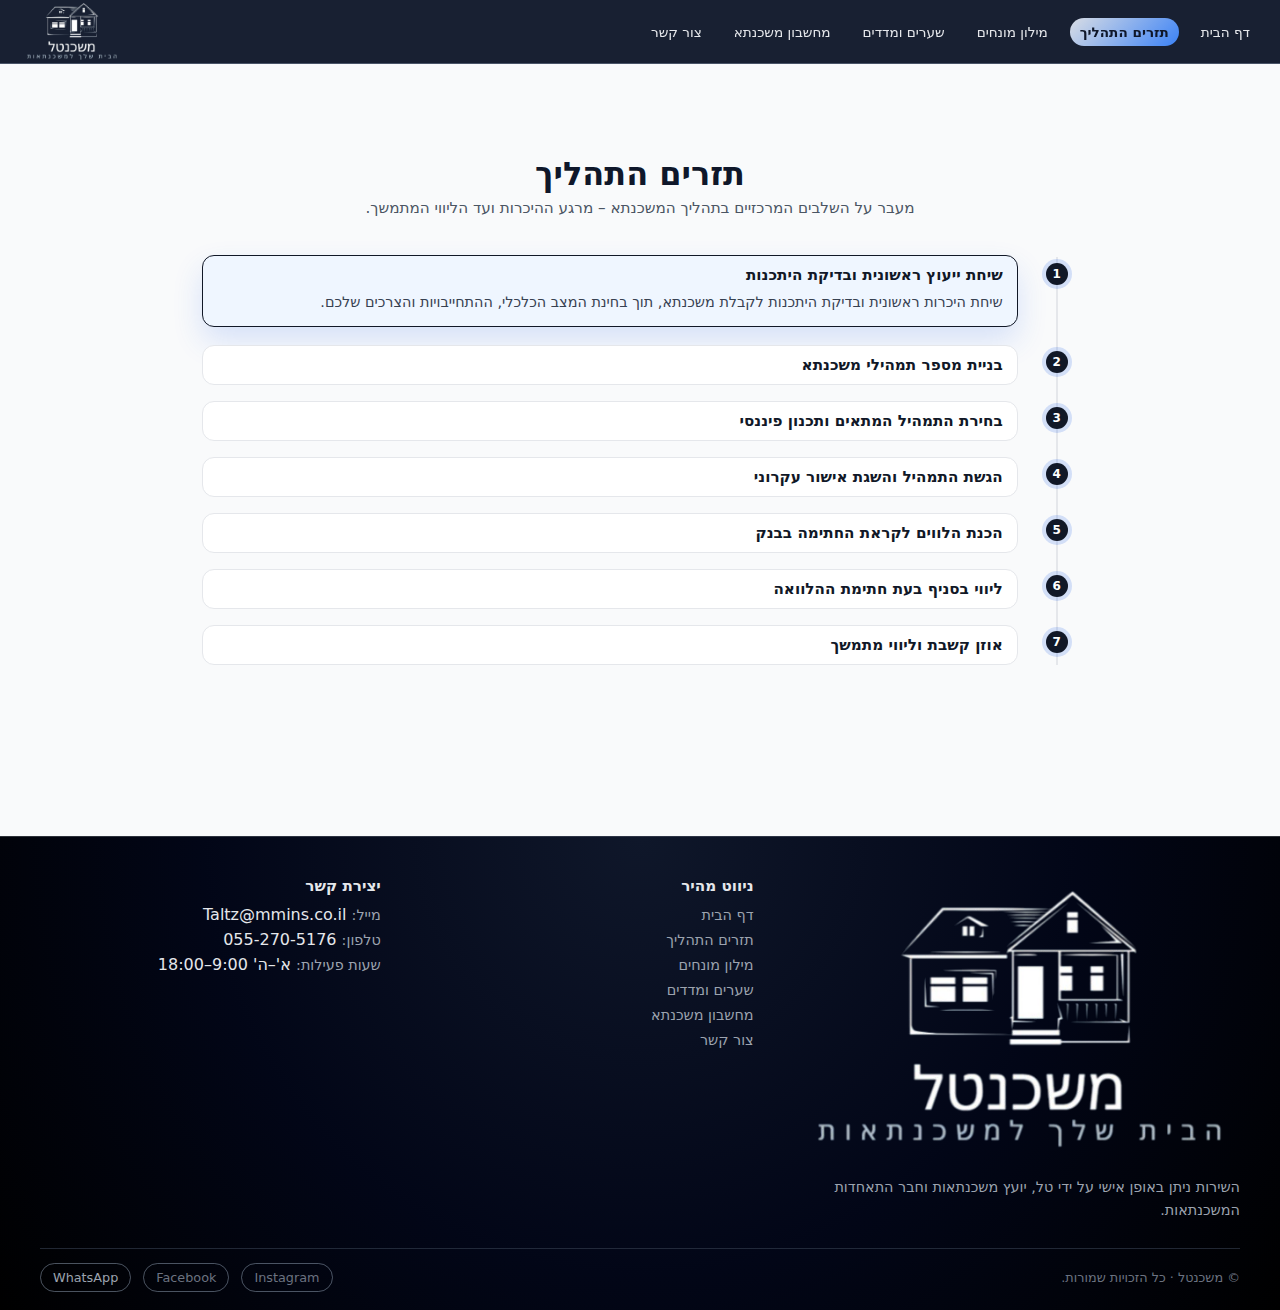
<file: procces.html>
<!DOCTYPE html>
<html lang="he" dir="rtl">

<head>
    <meta charset="UTF-8">
    <meta name="viewport" content="width=device-width, initial-scale=1.0">
    <link rel="stylesheet" href="style.css" />
    <link rel="stylesheet" href="procces.css" />

    <title>תזרים התהליך</title>
</head>

<body>
    <!-- ===== NAVBAR ===== -->
    <header class="navbar">

        <ul class="nav-links" id="navLinks">
            <li><a href="index.html">דף הבית</a></li>
            <li><a href="procces.html" class="active">תזרים התהליך</a></li>
            <li><a href="glossary.html">מילון מונחים</a></li>
            <li><a href="rates.html">שערים ומדדים</a></li>
            <li><a href="calculator.html">מחשבון משכנתא</a></li>
            <li><a href="contact.html">צור קשר</a></li>
        </ul>


        <button class="nav-toggle" id="navToggle" aria-label="תפריט">
            <div class="nav-toggle-bar"></div>
        </button>
        <img style="height: 64px;width: auto;" src="logo.png" alt="logo">
    </header>

    <!-- ===== תזרים התהליך – ציר זמן ===== -->
    <section id="process" class="timeline-section">
        <div class="timeline-container">
            <h2 class="timeline-title-main">תזרים התהליך</h2>
            <p class="timeline-subtitle">
                מעבר על השלבים המרכזיים בתהליך המשכנתא – מרגע ההיכרות ועד הליווי המתמשך.
            </p>

            <ul class="timeline">
                <!-- שלב 1 (פתוח כברירת מחדל) -->
                <li class="timeline-item active">
                    <div class="timeline-dot">1</div>
                    <div class="timeline-content">
                        <h3 class="timeline-step-title">שיחת ייעוץ ראשונית ובדיקת היתכנות</h3>
                        <p class="timeline-step-text">
                            שיחת היכרות ראשונית ובדיקת היתכנות לקבלת משכנתא, תוך בחינת המצב הכלכלי,
                            ההתחייבויות והצרכים שלכם.
                        </p>
                    </div>
                </li>

                <!-- שלב 2 -->
                <li class="timeline-item">
                    <div class="timeline-dot">2</div>
                    <div class="timeline-content">
                        <h3 class="timeline-step-title">בניית מספר תמהילי משכנתא</h3>
                        <p class="timeline-step-text">
                            בניית מספר תמהילים שונים בהתאם לרצונות, לתוכניות וליכולות ההחזר של הלווים,
                            כדי לאפשר בחירה מושכלת בין חלופות.
                        </p>
                    </div>
                </li>

                <!-- שלב 3 -->
                <li class="timeline-item">
                    <div class="timeline-dot">3</div>
                    <div class="timeline-content">
                        <h3 class="timeline-step-title">בחירת התמהיל המתאים ותכנון פיננסי</h3>
                        <p class="timeline-step-text">
                            בחירה משותפת של התמהיל המתאים ביותר לכם, תוך תכנון התנהלות פיננסית נכונה
                            לכל אורך תקופת ההלוואה.
                        </p>
                    </div>
                </li>

                <!-- שלב 4 -->
                <li class="timeline-item">
                    <div class="timeline-dot">4</div>
                    <div class="timeline-content">
                        <h3 class="timeline-step-title">הגשת התמהיל והשגת אישור עקרוני</h3>
                        <p class="timeline-step-text">
                            הגשת התמהיל הנבחר לבנק והשגת אישור עקרוני להלוואה בתנאים מיטביים,
                            כולל בדיקת חלופות בין בנקים שונים במידת הצורך.
                        </p>
                    </div>
                </li>

                <!-- שלב 5 -->
                <li class="timeline-item">
                    <div class="timeline-dot">5</div>
                    <div class="timeline-content">
                        <h3 class="timeline-step-title">הכנת הלווים לקראת החתימה בבנק</h3>
                        <p class="timeline-step-text">
                            הכנה מסודרת לקראת הגעה לבנק: סידור מסמכים, הסבר על שלבי החתימה
                            והבנת כל הסעיפים המרכזיים בהסכם ההלוואה.
                        </p>
                    </div>
                </li>

                <!-- שלב 6 -->
                <li class="timeline-item">
                    <div class="timeline-dot">6</div>
                    <div class="timeline-content">
                        <h3 class="timeline-step-title">ליווי בסניף בעת חתימת ההלוואה</h3>
                        <p class="timeline-step-text">
                            ליווי אישי של הלווים בסניף הבנק בעת חתימת ההלוואה, לוודא שהכול מתבצע
                            בהתאם לתנאים שסוכמו מראש.
                        </p>
                    </div>
                </li>

                <!-- שלב 7 -->
                <li class="timeline-item">
                    <div class="timeline-dot">7</div>
                    <div class="timeline-content">
                        <h3 class="timeline-step-title">אוזן קשבת וליווי מתמשך</h3>
                        <p class="timeline-step-text">
                            אוזן קשבת לכל שאלה ושימת לב לרחשי שוק המשכנתאות לאורך כל תקופת ההלוואה,
                            כדי לזהות הזדמנויות לשיפור תנאים בעתיד.
                        </p>
                    </div>
                </li>
            </ul>
        </div>
    </section>

    <!-- ===== FOOTER ===== -->
    <footer class="site-footer">
        <div class="footer-inner">
            <div class="footer-brand">
                <img class="footer_logo" src="logo.png" alt="logo">
                <p class="footer-desc">
                    השירות ניתן באופן אישי על ידי טל, יועץ משכנתאות וחבר התאחדות המשכנתאות.
                </p>
            </div>

            <div>
                <h3 class="footer-title">ניווט מהיר</h3>
                <ul class="footer-links">
                    <li><a href="index.html" class="active">דף הבית</a></li>
                    <li><a href="procces.html">תזרים התהליך</a></li>
                    <li><a href="glossary.html">מילון מונחים</a></li>
                    <li><a href="rates.html">שערים ומדדים</a></li>
                    <li><a href="calculator.html">מחשבון משכנתא</a></li>
                    <li><a href="contact.html">צור קשר</a></li>
                </ul>
            </div>

            <div>
                <h3 class="footer-title">יצירת קשר</h3>
                <ul class="footer-contact">
                    <li><span class="label">מייל:</span> <a style="text-decoration: none; color: inherit;"
                            href="mailto:Taltz@mmins.co.il">Taltz@mmins.co.il</a></li>
                    <li><span class="label">טלפון:</span> <a style="text-decoration: none; color: inherit;"
                            href="tel:0552705176">055-270-5176</a></span></li>
                    <li><span class="label">שעות פעילות:</span> א'–ה' 9:00–18:00</span></li>
                </ul>
            </div>
        </div>

        <div class="footer-bottom">
            <span>© <span id="year"></span> משכנטל · כל הזכויות שמורות.</span>

            <div class="footer-social">
                <div class="social-pill">Instagram</div>
                <div class="social-pill">Facebook</div>
                <div class="social-pill"><a href="https://wa.me/972552705176" target="_blank"
                        rel="noopener">WhatsApp</a></div>
            </div>
        </div>
    </footer>

    <script src="nav.js"></script>

    <!-- סקריפט לפתיחה/סגירה בלחיצה (גם במובייל) -->
    <script>
        document.addEventListener('DOMContentLoaded', function () {
            const items = document.querySelectorAll('.timeline-item');

            items.forEach(function (item) {
                item.addEventListener('click', function () {
                    // סגירה של כל האחרים
                    items.forEach(function (other) {
                        if (other !== item) {
                            other.classList.remove('active');
                        }
                    });

                    // פתיחה/סגירה של הנוכחי
                    item.classList.toggle('active');
                });
            });
        });
    </script>
</body>

</html>
</file>
<file: style.css>
* {
      box-sizing: border-box;
      margin: 0;
      padding: 0;
  }

  html,
  body {
      height: 100%;
      scroll-behavior: smooth;
  }

  body {
      font-family: "Heebo", system-ui, -apple-system, BlinkMacSystemFont,
          "Segoe UI", sans-serif;
      color: #0f172a;
      background-color: #f8fafc;
      scroll-snap-type: y mandatory;
  }

  section {
      scroll-snap-align: start;
  }

  /* ===== NAVBAR ===== */

  .navbar {
      position: fixed;
      top: 0;
      inset-inline: 0;
      height: 64px;
      background: rgba(15, 23, 42, 0.96);
      backdrop-filter: blur(10px);
      color: #e5e7eb;
      z-index: 1000;
      display: flex;
      align-items: center;
      justify-content: space-between;
      padding: 0 20px;
      border-bottom: 1px solid rgba(148, 163, 184, 0.4);
  }

  .navbar-logo {
      font-weight: 700;
      font-size: 1.1rem;
      letter-spacing: 0.04em;
      display: flex;
      align-items: center;
      gap: 6px;
      white-space: nowrap;
  }

  .navbar-logo span {
      display: inline-block;
      padding: 3px 9px;
      border-radius: 999px;
      background: linear-gradient(135deg, #d9dde4, #3b82f6);
      color: #0f172a;
      font-size: 0.75rem;
  }

  .nav-links {
      display: flex;
      align-items: center;
      gap: 12px;
      list-style: none;
  }

  .nav-links li a {
      text-decoration: none;
      color: #e5e7eb;
      font-size: 0.85rem;
      padding: 6px 10px;
      border-radius: 999px;
      transition: background 0.2s, color 0.2s, transform 0.1s;
      white-space: nowrap;
  }

  .nav-links li a:hover {
      background: rgba(148, 163, 184, 0.25);
      color: #ffffff;
      transform: translateY(-1px);
  }

  .nav-links li a.active {
      background: linear-gradient(135deg, #d9dde4, #3b82f6);
      color: #0f172a;
      font-weight: 600;
  }

  .nav-toggle {
      display: none;
      cursor: pointer;
      width: 34px;
      height: 34px;
      border-radius: 999px;
      border: 1px solid rgba(148, 163, 184, 0.7);
      align-items: center;
      justify-content: center;
      background: transparent;
  }

  .nav-toggle-bar {
      width: 18px;
      height: 2px;
      background: #e5e7eb;
      position: relative;
      transition: transform 0.2s ease, background 0.2s ease;
  }

  .nav-toggle-bar::before,
  .nav-toggle-bar::after {
      content: "";
      position: absolute;
      inset-inline-start: 0;
      width: 18px;
      height: 2px;
      background: #e5e7eb;
      transition: transform 0.2s ease, opacity 0.2s ease;
  }

  .nav-toggle-bar::before {
      top: -6px;
  }

  .nav-toggle-bar::after {
      top: 6px;
  }

  .nav-toggle.open .nav-toggle-bar {
      background: transparent;
  }

  .nav-toggle.open .nav-toggle-bar::before {
      transform: translateY(6px) rotate(45deg);
  }

  .nav-toggle.open .nav-toggle-bar::after {
      transform: translateY(-6px) rotate(-45deg);
  }


  /* ====== FOOTER ====== */

  footer.site-footer {
      background: radial-gradient(circle at top, #0f172a 0, #020617 55%, #000 100%);
      color: #e5e7eb;
      border-top: 1px solid rgba(148, 163, 184, 0.3);
      padding: 40px 20px 18px;
  }

  .footer-inner {
      max-width: 1200px;
      margin-inline: auto;
      display: grid;
      grid-template-columns: minmax(0, 2fr) minmax(0, 1.5fr) minmax(0, 1.5fr);
      gap: 32px;
  }

  /* עמודת לוגו + טקסט קצר */
  .footer-brand {
      display: flex;
      flex-direction: column;
      gap: 10px;
  }

  .footer-logo {
      font-size: 1.35rem;
      font-weight: 700;
      letter-spacing: 0.04em;
  }

  .footer-logo span {
      color: #38bdf8;
  }

  .footer-desc {
      font-size: 0.9rem;
      line-height: 1.6;
      color: #9ca3af;
  }

  /* עמודת קישורים */
  .footer-title {
      font-size: 0.95rem;
      font-weight: 600;
      margin-bottom: 10px;
      color: #e5e7eb;
  }

  .footer-links,
  .footer-contact {
      list-style: none;
      padding: 0;
      margin: 0;
  }

  .footer-links li,
  .footer-contact li {
      margin-bottom: 6px;
  }

  .footer-links a {
      font-size: 0.9rem;
      text-decoration: none;
      color: #9ca3af;
      transition: color 0.15s ease, transform 0.15s ease;
  }

  .footer-links a:hover {
      color: #38bdf8;
      transform: translateX(-2px);
  }

  .footer-contact span {
      font-size: 0.9rem;
      color: #9ca3af;
  }

  .footer-contact strong {
      color: #e5e7eb;
      font-weight: 500;
  }

  /* שורה תחתונה */
  .footer-bottom {
      max-width: 1200px;
      margin: 26px auto 0;
      padding-top: 14px;
      border-top: 1px solid rgba(55, 65, 81, 0.6);
      display: flex;
      flex-wrap: wrap;
      align-items: center;
      justify-content: space-between;
      gap: 10px;
      font-size: 0.8rem;
      color: #6b7280;
  }

  .footer-bottom a {
      color: #9ca3af;
      text-decoration: none;
  }

  .footer-bottom a:hover {
      color: #38bdf8;
  }

  .footer-social {
      display: flex;
      align-items: center;
      gap: 12px;
  }

  .social-pill {
      border-radius: 999px;
      padding: 6px 12px;
      border: 1px solid rgba(148, 163, 184, 0.5);
      font-size: 0.8rem;
      cursor: pointer;
      transition: background 0.15s ease, border-color 0.15s ease, transform 0.15s ease;
  }

  .social-pill:hover {
      background: rgba(15, 118, 110, 0.18);
      border-color: #38bdf8;
      transform: translateY(-1px);
  }

  /* רספונסיבי */
  @media (max-width: 900px) {
      .footer-inner {
          grid-template-columns: minmax(0, 1.7fr) minmax(0, 1.3fr);
      }
  }

  @media (max-width: 700px) {
      .footer-inner {
          grid-template-columns: minmax(0, 1fr);
          text-align: center;
      }

      .footer-brand {
          align-items: center;
      }

      .footer-bottom {
          flex-direction: column;
          align-items: center;
          text-align: center;
      }

      .footer-social {
          justify-content: center;
      }
  }

  /* ===== LAYOUT ===== */

  main {
      margin-top: 64px;
  }

  section {
      min-height: calc(100vh - 64px);
      padding: 24px 20px 32px;
      display: flex;
      align-items: center;
      justify-content: center;
  }

  .section-inner {
      width: 100%;
      max-width: 1150px;
  }

  /* contact */

  .contact {
      min-height: auto;
      direction: rtl;
      padding: 50px 20px;
      text-align: center;
  }

  .contact-container {
      max-width: 900px;
      margin: 0 auto;
  }

  .contact-container h2 {
      font-size: 2rem;
      margin-bottom: 20px;
      font-weight: 700;
      text-align: center;
  }

  .whatsapp-button {
      display: inline-flex;
      align-items: center;
      gap: 14px;
      background: #25d366;
      color: #ffffff;
      padding: 16px 30px;
      border-radius: 999px;
      text-decoration: none;
      font-size: 1rem;
      font-weight: 600;
      transition: transform 0.15s ease, box-shadow 0.15s ease;
      box-shadow: 0 10px 25px rgba(37, 211, 102, 0.35);
  }

  .whatsapp-button:hover {
      transform: translateY(-3px);
      box-shadow: 0 18px 35px rgba(37, 211, 102, 0.55);
  }

  .whatsapp-icon {
      width: 28px;
      height: 28px;
  }

  .whatsapp-text {
      white-space: nowrap;
  }

  @media (max-width: 768px) {
      body {
          scroll-snap-type: y proximity;
      }

      .nav-links {
          position: fixed;
          inset-inline: 0;
          top: 64px;
          background: rgba(15, 23, 42, 0.98);
          border-bottom: 1px solid rgba(148, 163, 184, 0.4);
          flex-direction: column;
          align-items: flex-start;
          padding: 10px 18px 16px;
          gap: 6px;
          max-height: 0;
          overflow: hidden;
          opacity: 0;
          pointer-events: none;
          transition: max-height 0.22s ease, opacity 0.22s ease;
      }

      .nav-links.open {
          max-height: 360px;
          opacity: 1;
          pointer-events: auto;
      }

      .nav-links li {
          width: 100%;
      }

      .nav-links li a {
          display: block;
          width: 100%;
      }

      .nav-toggle {
          display: flex;
      }
  }



  /* מובייל */
  @media (max-width: 600px) {
      .whatsapp-container h2 {
          font-size: 1.5rem;
      }

      .whatsapp-button {
          width: 100%;
          justify-content: center;
      }
  }
</file>
<file: home.css>
/* ===== SECTION 1 – מי אנחנו / השירות ===== */

.hero {
    background: radial-gradient(circle at top right, #e0f2fe 0, #f9fafb 45%, #f8fafc 100%);
}

.hero-grid {
    display: grid;
    grid-template-columns: 1fr 1fr;
    border-radius: 18px;
    border: 1px solid #cbd5e1;
    background: #ffffff;
    overflow: hidden;
    box-shadow: 0 18px 35px rgba(15, 23, 42, 0.14);
}

.hero-col {
    padding: 24px 28px 28px;
    line-height: 1.8;
    font-size: 0.96rem;
}

.hero-col+.hero-col {
    border-inline-end: 1px solid #cbd5e1;
    /* בגלל RTL */
}

.hero-title {
    font-size: 1.25rem;
    font-weight: 700;
    margin-bottom: 10px;
    text-align: center;
}

.hero-col p+p {
    margin-top: 10px;
}

/* ===== שאר הסקשנים – כרגע פלייסהולדרים ===== */

.placeholder-title {
    font-size: 1.8rem;
    font-weight: 600;
    margin-bottom: 12px;
    text-align: center;
}

.placeholder-text {
    text-align: center;
    color: #4b5563;
    max-width: 600px;
    margin: 0 auto;
}

/* ===== RESPONSIVE ===== */

@media (max-width: 992px) {
    .nav-links {
        gap: 8px;
    }

    .nav-links li a {
        font-size: 0.8rem;
        padding-inline: 8px;
    }
}

@media (max-width: 768px) {
    section {
        padding-inline: 16px;
    }

    .hero-grid {
        grid-template-columns: 1fr;
        border-radius: 18px;
    }

    .hero-col {
        padding: 20px 18px 22px;
        font-size: 0.95rem;
    }

    .hero-col+.hero-col {
        border-inline-end: none;
        border-top: 1px solid #e2e8f0;
    }

    .hero-title {
        font-size: 1.15rem;
    }
}


/* services section styles */
/* ===== סקשן כללי ===== */
.services-section {
    min-height: calc(100vh - 64px);
    /* אם יש navbar קבוע בגובה 64px */
    padding: 80px 20px 70px;
    display: flex;
    align-items: center;
}

.services-container {
    max-width: 1100px;
    margin: 0 auto;
    width: 100%;
    text-align: center;
}

.services-title {
    font-size: 2.1rem;
    font-weight: 700;
    margin-bottom: 8px;
}

.services-subtitle {
    font-size: 0.95rem;
    color: #4b5563;
    margin-bottom: 32px;
}

/* ===== גריד של הבועות ===== */
.services-bubbles-grid {
    display: flex;
    flex-wrap: wrap;
    justify-content: center;
    /* מרכז את כל השורות */
    gap: 20px;
    margin-bottom: 26px;
}


.service-pill {
    border-radius: 999px;
    border: 2px solid #2d4c8d;
    background: #ffffff;
    color: #2d4c8d;
    font-weight: 700;
    font-size: 0.9rem;
    padding: 12px 20px;
    cursor: pointer;
    max-width: 260px;
    width: 100%;
    text-align: center;
    box-shadow: 0 10px 20px rgba(17, 24, 39, 0.04);
    transition: background 0.2s ease, color 0.2s ease,
        box-shadow 0.2s ease, transform 0.15s ease, border-color 0.2s ease;
}

.service-pill:hover {
    background: #2d4c8d;
    color: #ffffff;
    box-shadow: 0 16px 30px rgba(17, 24, 39, 0.35);
    transform: translateY(-2px);
}

.service-pill.active {
    border-color: #2d4c8d;
    background: #2d4c8d;
    color: #ffffff;
    box-shadow: 0 16px 30px rgba(17, 24, 39, 0.35);
}

/* ===== כרטיס הפירוט שמתחת לבועות ===== */
.service-details-card {
    margin: 0 auto;
    max-width: 800px;
    text-align: right;
    background: #ffffff;
    border-radius: 16px;
    border: 1px solid #e5e7eb;
    padding: 20px 22px;
    box-shadow: 0 14px 30px rgba(15, 23, 42, 0.12);
    direction: rtl;
}

.service-details-title {
    font-size: 1.2rem;
    font-weight: 700;
    margin-bottom: 8px;
    color: #111827;
}

.service-details-text {
    font-size: 0.95rem;
    line-height: 1.9;
    color: #374151;
}

/* ===== מובייל ===== */
@media (max-width: 768px) {
    .services-section {
        padding: 70px 16px 60px;
    }

    .services-title {
        font-size: 1.7rem;
    }

    .service-details-card {
        padding: 16px 16px;
    }

    .service-pill {
        font-size: 0.85rem;
        max-width: 100%;
    }
}
</file>
<file: procces.css>
/* timeline */

.timeline-section {
    direction: rtl;
    background: #f9fafb;
    padding: 100px 20px;
}

.timeline-container {
    max-width: 900px;
    margin: 0 auto;
}

.timeline-title-main {
    text-align: center;
    font-size: 2rem;
    font-weight: 700;
    margin-bottom: 6px;
}

.timeline-subtitle {
    text-align: center;
    font-size: 0.95rem;
    color: #4b5563;
    margin-bottom: 40px;
}

/* רשימת ציר זמן אנכית */
.timeline {
    list-style: none;
    margin: 0;
    padding: 0;
    position: relative;
}

/* הקו של ציר הזמן */
.timeline::before {
    content: "";
    position: absolute;
    top: 0;
    bottom: 0;
    inset-inline-start: 20px;
    /* קרוב לצד ימין כי RTL */
    width: 2px;
    background: #e5e7eb;
}

/* פריט זמן */
.timeline-item {
    position: relative;
    padding-inline-start: 60px;
    /* מרחק מהקו אל התוכן */
    margin-bottom: 16px;
}

/* נקודת הזמן + מספר */
.timeline-dot {
    position: absolute;
    inset-inline-start: 10px;
    top: 6px;
    width: 22px;
    height: 22px;
    border-radius: 50%;
    background: #111827;
    color: #ffffff;
    font-size: 0.75rem;
    display: flex;
    align-items: center;
    justify-content: center;
    font-weight: 700;
    box-shadow: 0 0 0 4px rgba(37, 99, 235, 0.18);
}

/* קונטיינר הטקסט */
.timeline-content {
    background: #ffffff;
    border-radius: 12px;
    border: 1px solid #e5e7eb;
    padding: 10px 14px;
    transition: border-color 0.2s ease, box-shadow 0.2s ease,
        background 0.2s ease, transform 0.15s ease;
    cursor: pointer;
    /* שיהיה ברור שאפשר ללחוץ */
}

/* כותרת תמיד נראית */
.timeline-step-title {
    font-size: 0.95rem;
    font-weight: 700;
    color: #111827;
    margin-bottom: 0;
}

/* הטקסט – מוסתר כברירת מחדל */
.timeline-step-text {
    font-size: 0.9rem;
    line-height: 1.8;
    color: #374151;
    max-height: 0;
    opacity: 0;
    overflow: hidden;
    margin-top: 0;
    transition: max-height 0.25s ease, opacity 0.25s ease, margin-top 0.25s ease;
}

/* הרחבה בריחוף / פוקוס / מצב active */
.timeline-item:hover .timeline-content,
.timeline-item:focus-within .timeline-content,
.timeline-item.active .timeline-content {
    background: #eff6ff;
    border-color: #111827;
    box-shadow: 0 14px 30px rgba(37, 99, 235, 0.16);
    transform: translateY(-2px);
}

.timeline-item:hover .timeline-step-text,
.timeline-item:focus-within .timeline-step-text,
.timeline-item.active .timeline-step-text {
    max-height: 200px;
    /* מספיק לפסקה; אפשר להגדיל אם תרצה */
    opacity: 1;
    margin-top: 6px;
}

/* מובייל */
@media (max-width: 768px) {
    .timeline-section {
        padding: 60px 16px;
    }

    .timeline::before {
        inset-inline-start: 16px;
    }

    .timeline-item {
        padding-inline-start: 55px;
    }

    .timeline-step-title {
        font-size: 0.9rem;
    }

    .timeline-step-text {
        font-size: 0.85rem;
    }
}
</file>
